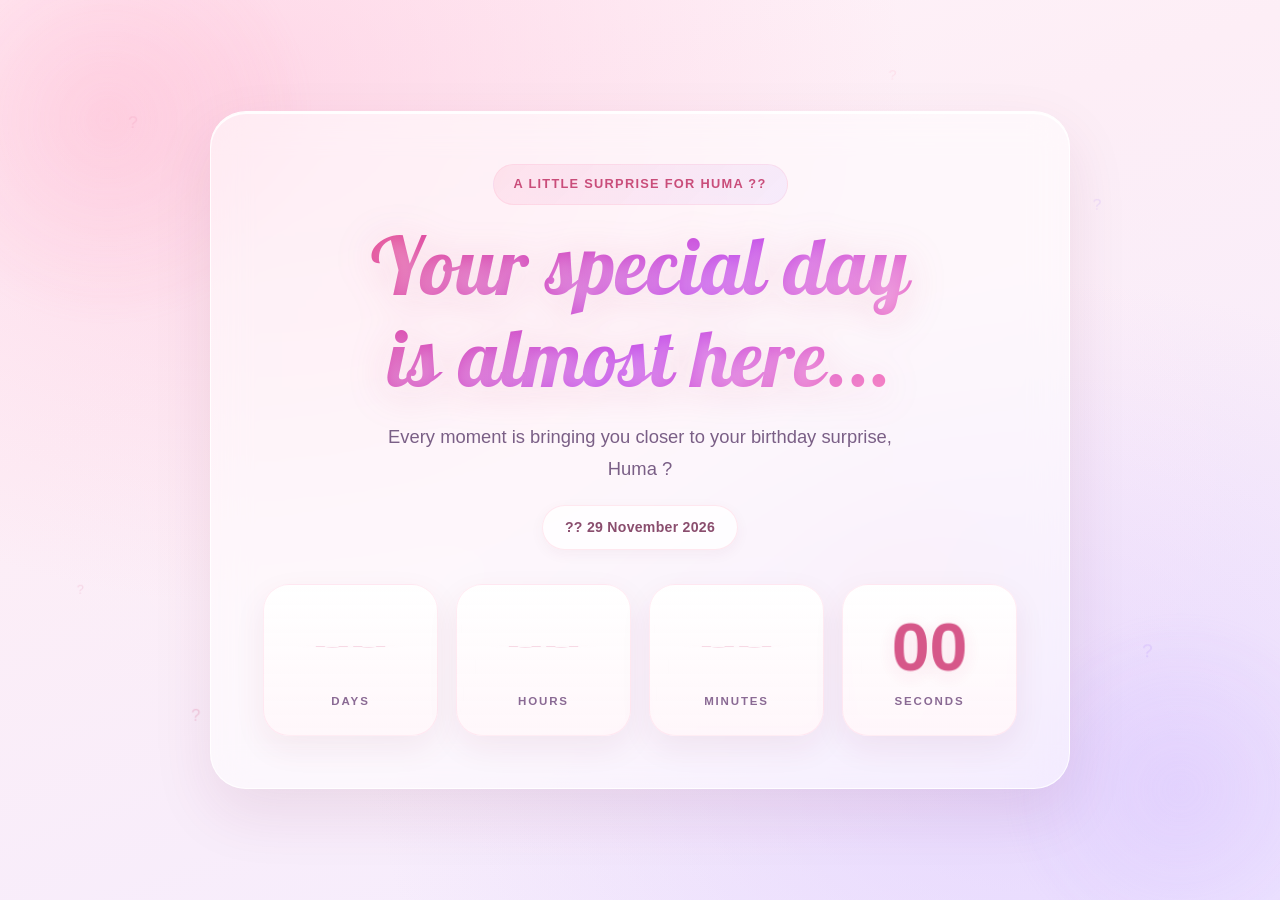
<file: index.html>
<!DOCTYPE html>
<html lang="en">
<head>
  <meta charset="UTF-8" />
  <meta name="viewport" content="width=device-width, initial-scale=1.0" />
  <meta name="theme-color" content="#FF8FB1" />
  <meta name="description" content="A little birthday surprise for Huma — open the card and celebrate 29 November 💗" />
  <meta property="og:type" content="website" />
  <meta property="og:site_name" content="Huma's Birthday Card" />
  <meta property="og:title" content="Huma's Birthday Card 🎂" />
  <meta property="og:description" content="A little birthday surprise for Huma — open the card and celebrate 29 November 💗" />
  <meta property="og:image" content="https://huma-birthday-card.vercel.app/assets/images/og-preview.jpg" />
  <meta property="og:image:type" content="image/jpeg" />
  <meta property="og:image:width" content="1200" />
  <meta property="og:image:height" content="630" />
  <meta property="og:url" content="https://huma-birthday-card.vercel.app/" />
  <meta name="twitter:card" content="summary_large_image" />
  <meta name="twitter:title" content="Huma's Birthday Card 🎂" />
  <meta name="twitter:description" content="A little birthday surprise for Huma — open the card and celebrate 29 November 💗" />
  <meta name="twitter:image" content="https://huma-birthday-card.vercel.app/assets/images/og-preview.jpg" />

  <meta http-equiv="refresh" content="0; url=timer.html" />
  <title>Huma's Birthday Card 🎂</title>
  <link rel="stylesheet" href="style.css?v=20" />
  <style>
    .entry-loader {
      min-height: 100vh;
      display: grid;
      place-items: center;
      padding: 24px;
      text-align: center;
    }
    .entry-card {
      background: rgba(255, 255, 255, 0.8);
      backdrop-filter: blur(12px);
      border: 1px solid #fff;
      border-radius: 24px;
      padding: 44px 36px;
      box-shadow: var(--shadow);
      max-width: 420px;
    }
    .entry-emoji { font-size: 3.6rem; margin-bottom: 12px; animation: coreBob 2.4s ease-in-out infinite; }
    .entry-card h1 { color: var(--ink); font-size: clamp(1.6rem, 5vw, 2.2rem); }
    .entry-card p { color: var(--ink-light); margin: 14px 0 24px; }
  </style>
</head>
<body>
  <main class="entry-loader">
    <div class="entry-card">
      <p class="entry-emoji">🎂</p>
      <h1>Huma's Birthday Card</h1>
      <p>Thoda sa intezaar karo, meri jaan... 💗</p>
      <a class="btn btn-primary" href="timer.html">Start the card ⏳</a>
    </div>
  </main>
</body>
</html>
</file>
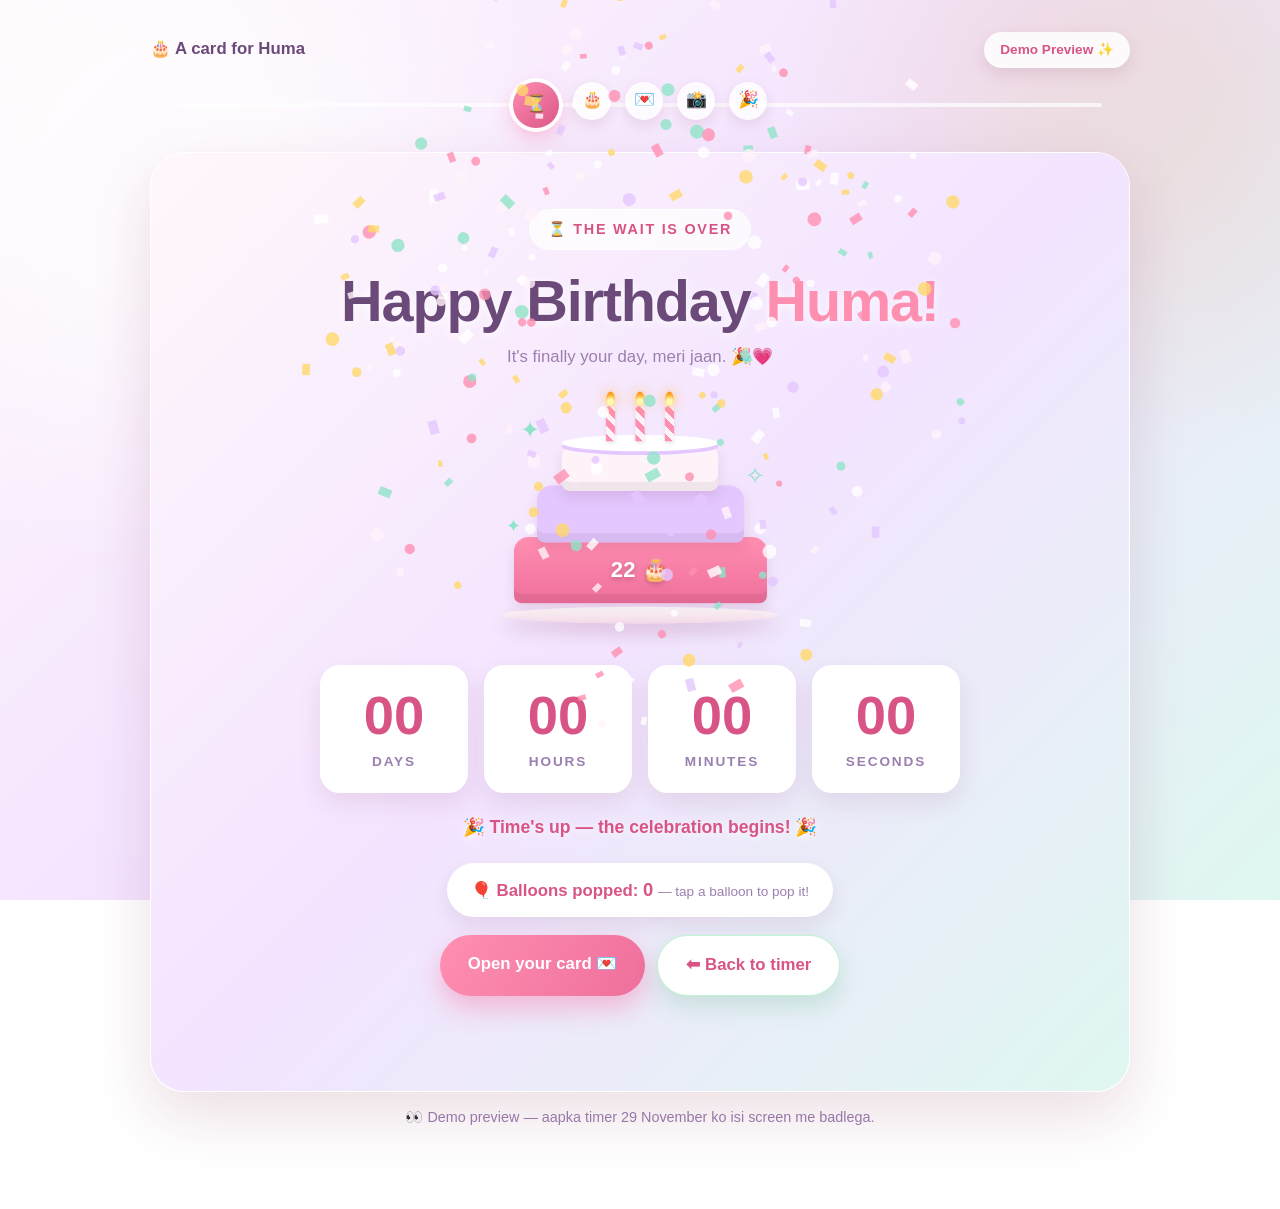
<file: birthday-demo.html>
<!DOCTYPE html>
<html lang="en">
<head>
  <meta charset="UTF-8" />
  <meta name="viewport" content="width=device-width, initial-scale=1.0" />
  <meta name="theme-color" content="#FF8FB1" />
  <meta name="description" content="A little birthday surprise for Huma — open the card and celebrate 29 November 💗" />
  <meta property="og:type" content="website" />
  <meta property="og:site_name" content="Huma's Birthday Card" />
  <meta property="og:title" content="Huma's Birthday Card 🎂" />
  <meta property="og:description" content="A little birthday surprise for Huma — open the card and celebrate 29 November 💗" />
  <meta property="og:image" content="https://huma-birthday-card.vercel.app/assets/images/og-preview.jpg" />
  <meta property="og:image:type" content="image/jpeg" />
  <meta property="og:image:width" content="1200" />
  <meta property="og:image:height" content="630" />
  <meta property="og:url" content="https://huma-birthday-card.vercel.app/" />
  <meta name="twitter:card" content="summary_large_image" />
  <meta name="twitter:title" content="Huma's Birthday Card 🎂" />
  <meta name="twitter:description" content="A little birthday surprise for Huma — open the card and celebrate 29 November 💗" />
  <meta name="twitter:image" content="https://huma-birthday-card.vercel.app/assets/images/og-preview.jpg" />

  <title>Demo — Happy Birthday, Huma! 🎉</title>
  <link rel="stylesheet" href="style.css?v=20" />
  <script src="script.js?v=2" defer></script>
  <script src="timer.js?v=5" defer></script>
  <script src="demo.js" defer></script>
</head>
<body data-page="timer">
  <canvas id="confetti" aria-hidden="true"></canvas>

  <main class="story-shell demo-shell">
    <div class="step-topbar">
      <span class="step-brand">🎂 A card for Huma</span>
      <span class="step-count">Demo Preview ✨</span>
    </div>
    <div class="progress-dots" aria-hidden="true">
      <span>⏳</span><span>🎂</span><span>💌</span><span>📸</span><span>🎉</span>
    </div>

    <section class="timer-section demo-section" id="demoSection">
      <div class="timer-bg" aria-hidden="true"></div>

      <div class="balloon-layer" id="balloonLayer" aria-hidden="true"></div>

      <div class="demo-content">
        <p class="eyebrow">⏳ The wait is over</p>
        <h1>Happy Birthday <span>Huma!</span></h1>
        <p class="timer-lead">It's finally your day, meri jaan. 🎉💗</p>

        <div class="cake-scene demo-cake" aria-hidden="true">
          <div class="sparkle s1">✦</div>
          <div class="sparkle s2">✧</div>
          <div class="sparkle s3">✦</div>
          <div class="candles">
            <div class="candle"><span class="flame"></span></div>
            <div class="candle"><span class="flame"></span></div>
            <div class="candle"><span class="flame"></span></div>
          </div>
          <div class="cake-layer layer-top"></div>
          <div class="cake-layer layer-mid"></div>
          <div class="cake-layer layer-base"></div>
          <div class="cake-plate"></div>
        </div>

        <div class="countdown-timer demo-timer" id="countdownTimer" aria-label="Countdown finished">
          <div class="timer-box"><span>00</span><small>Days</small></div>
          <div class="timer-box"><span>00</span><small>Hours</small></div>
          <div class="timer-box"><span>00</span><small>Minutes</small></div>
          <div class="timer-box"><span>00</span><small>Seconds</small></div>
        </div>

        <p class="demo-done">🎉 Time's up — the celebration begins! 🎉</p>

        <div class="pop-badge">
          🎈 Balloons popped: <strong id="popCount">0</strong>
          <span>— tap a balloon to pop it!</span>
        </div>

        <div class="timer-buttons">
          <a class="btn btn-primary" href="cover.html">Open your card 💌</a>
          <a class="btn btn-secondary" href="timer.html">⬅ Back to timer</a>
        </div>
      </div>
    </section>

    <p class="demo-note">👀 Demo preview — aapka timer 29 November ko isi screen me badlega.</p>
  </main>
</body>
</html>
</file>
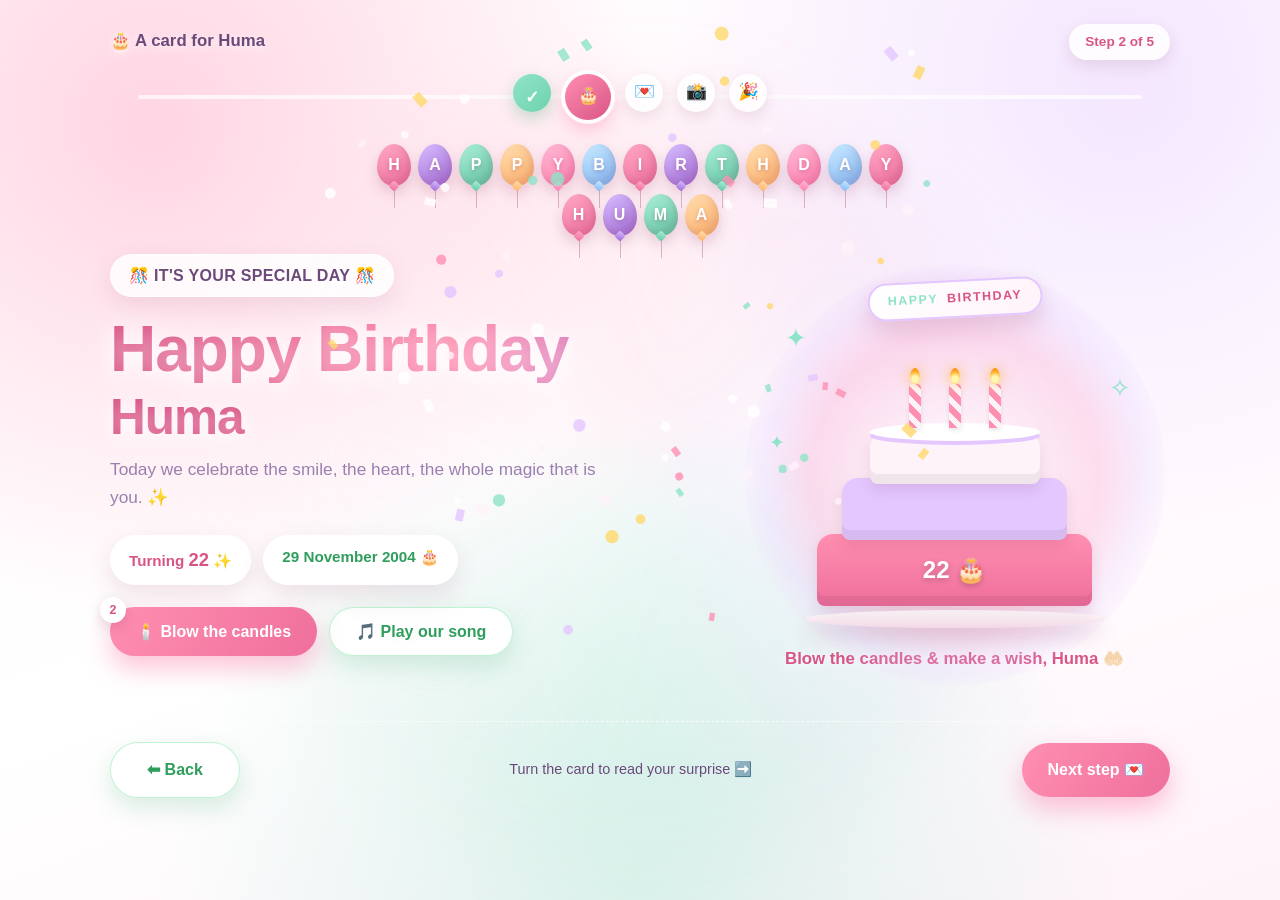
<file: cover.html>
<!DOCTYPE html>
<html lang="en">
<head>
  <meta charset="UTF-8" />
  <meta name="viewport" content="width=device-width, initial-scale=1.0" />
  <meta name="theme-color" content="#FF8FB1" />
  <meta name="description" content="A little birthday surprise for Huma — open the card and celebrate 29 November 💗" />
  <meta property="og:type" content="website" />
  <meta property="og:site_name" content="Huma's Birthday Card" />
  <meta property="og:title" content="Huma's Birthday Card 🎂" />
  <meta property="og:description" content="A little birthday surprise for Huma — open the card and celebrate 29 November 💗" />
  <meta property="og:image" content="https://huma-birthday-card.vercel.app/assets/images/og-preview.jpg" />
  <meta property="og:image:type" content="image/jpeg" />
  <meta property="og:image:width" content="1200" />
  <meta property="og:image:height" content="630" />
  <meta property="og:url" content="https://huma-birthday-card.vercel.app/" />
  <meta name="twitter:card" content="summary_large_image" />
  <meta name="twitter:title" content="Huma's Birthday Card 🎂" />
  <meta name="twitter:description" content="A little birthday surprise for Huma — open the card and celebrate 29 November 💗" />
  <meta name="twitter:image" content="https://huma-birthday-card.vercel.app/assets/images/og-preview.jpg" />

  <title>Step 2 🎂 | Huma's Birthday Card</title>
  <link rel="stylesheet" href="style.css?v=20" />
  <script src="script.js?v=2" defer></script>
  <script src="indicators.js?v=2" defer></script>
  <script src="cover.js?v=4" defer></script>
</head>
<body data-page="home">
  <canvas id="confetti" aria-hidden="true"></canvas>

  <audio id="birthdayAudio" src="assets/audio/huma-birthday.mp3" preload="auto"></audio>

  <div class="floaties" aria-hidden="true">
    <span class="floatie f1">🎈</span>
    <span class="floatie f2">💖</span>
    <span class="floatie f3">✨</span>
    <span class="floatie f4">🎀</span>
    <span class="floatie f5">🌸</span>
    <span class="floatie f6">💕</span>
    <span class="floatie f7">⭐</span>
    <span class="floatie f8">🫶🏻</span>
  </div>

  <main class="story-shell">
    <div class="step-topbar">
      <span class="step-brand">🎂 A card for Huma</span>
      <span class="step-count">Step 2 of 5</span>
    </div>
    <div class="progress-dots" aria-hidden="true">
      <span>⏳</span><span>🎂</span><span>💌</span><span>📸</span><span>🎉</span>
    </div>

    <section class="plain-section card-home celebration">
      <div class="celebration-halo" aria-hidden="true"></div>

      <div class="letter-balloons" role="img" aria-label="Happy Birthday Huma">
        <div class="balloon-line">
          <span class="letter-balloon">H</span>
          <span class="letter-balloon">A</span>
          <span class="letter-balloon">P</span>
          <span class="letter-balloon">P</span>
          <span class="letter-balloon">Y</span>
          <span class="letter-balloon">B</span>
          <span class="letter-balloon">I</span>
          <span class="letter-balloon">R</span>
          <span class="letter-balloon">T</span>
          <span class="letter-balloon">H</span>
          <span class="letter-balloon">D</span>
          <span class="letter-balloon">A</span>
          <span class="letter-balloon">Y</span>
        </div>
        <div class="balloon-line">
          <span class="letter-balloon">H</span>
          <span class="letter-balloon">U</span>
          <span class="letter-balloon">M</span>
          <span class="letter-balloon">A</span>
        </div>
      </div>

      <div class="card-inner celebration-inner">
        <div class="hero-text">
          <p class="eyebrow">🎊 It's your special day 🎊</p>

          <h1 class="celebration-title">
            <span class="happy">Happy Birthday</span>
            <span class="name">Huma</span>
          </h1>

          <p class="celebration-tagline">Today we celebrate the smile, the heart, the whole magic that is you. ✨</p>

          <div class="badges">
            <span class="badge badge-age">Turning <strong>22</strong> ✨</span>
            <span class="badge badge-date">29 November 2004 🎂</span>
          </div>

          <div class="hero-actions">
            <button class="btn btn-primary" id="blowBtn">🕯️ Blow the candles</button>
            <button class="btn btn-secondary" id="musicBtn" aria-pressed="false">🎵 Play our song</button>
          </div>

          <p class="wish-message" id="wishMessage" aria-live="polite">
            🤲🏻 Wish granted — may every dream of yours come true! 💗
          </p>
        </div>

        <div class="hero-art">
          <div class="glow-ring"></div>

          <div class="cake-scene" id="cakeScene">
            <div class="sparkle s1">✦</div>
            <div class="sparkle s2">✧</div>
            <div class="sparkle s3">✦</div>

            <div class="cake-banner"><span>Happy</span> Birthday</div>

            <div class="candles">
              <div class="candle"><span class="flame"></span><span class="smoke"></span></div>
              <div class="candle"><span class="flame"></span><span class="smoke"></span></div>
              <div class="candle"><span class="flame"></span><span class="smoke"></span></div>
            </div>

            <div class="cake-layer layer-top"></div>
            <div class="cake-layer layer-mid"></div>
            <div class="cake-layer layer-base"></div>
            <div class="cake-plate"></div>
          </div>

          <p class="art-caption">Blow the candles &amp; make a wish, Huma 🤲🏻</p>
        </div>
      </div>

      <div class="step-footer">
        <a class="btn btn-secondary" href="timer.html">⬅ Back</a>
        <span class="step-hint">Turn the card to read your surprise ➡️</span>
        <a class="btn btn-primary" href="wish.html?open=1">Next step 💌</a>
      </div>
    </section>
  </main>
</body>
</html>
</file>
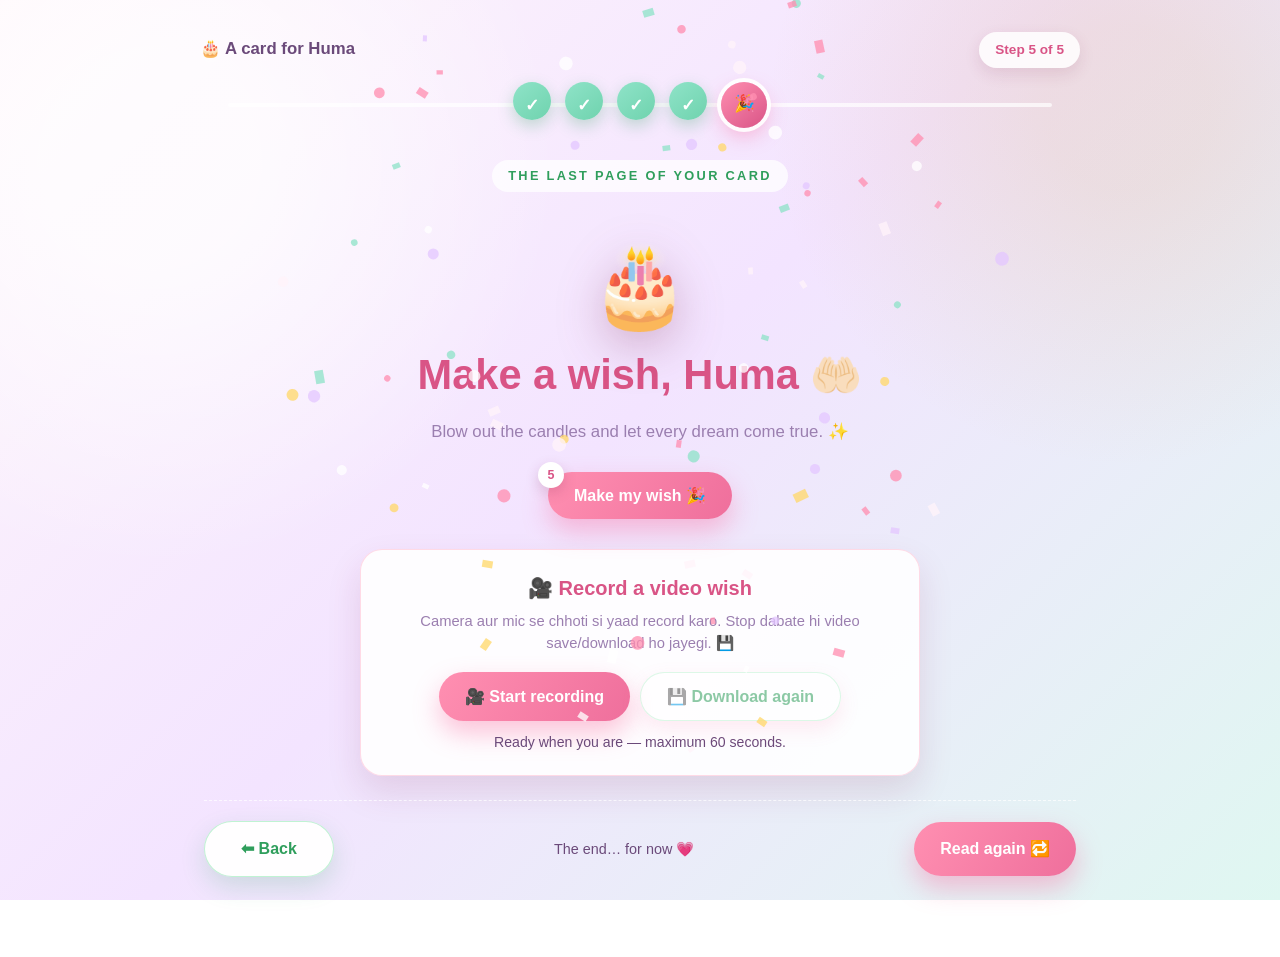
<file: finale.html>
<!DOCTYPE html>
<html lang="en">
<head>
  <meta charset="UTF-8" />
  <meta name="viewport" content="width=device-width, initial-scale=1.0" />
  <meta name="theme-color" content="#FF8FB1" />
  <meta name="description" content="A little birthday surprise for Huma — open the card and celebrate 29 November 💗" />
  <meta property="og:type" content="website" />
  <meta property="og:site_name" content="Huma's Birthday Card" />
  <meta property="og:title" content="Huma's Birthday Card 🎂" />
  <meta property="og:description" content="A little birthday surprise for Huma — open the card and celebrate 29 November 💗" />
  <meta property="og:image" content="https://huma-birthday-card.vercel.app/assets/images/og-preview.jpg" />
  <meta property="og:image:type" content="image/jpeg" />
  <meta property="og:image:width" content="1200" />
  <meta property="og:image:height" content="630" />
  <meta property="og:url" content="https://huma-birthday-card.vercel.app/" />
  <meta name="twitter:card" content="summary_large_image" />
  <meta name="twitter:title" content="Huma's Birthday Card 🎂" />
  <meta name="twitter:description" content="A little birthday surprise for Huma — open the card and celebrate 29 November 💗" />
  <meta name="twitter:image" content="https://huma-birthday-card.vercel.app/assets/images/og-preview.jpg" />

  <title>Step 5 🎂 | Huma's Birthday Card</title>
  <link rel="stylesheet" href="style.css?v=20" />
  <script src="script.js?v=2" defer></script>
  <script src="indicators.js?v=2" defer></script>
  <script src="finale.js?v=1" defer></script>
  <script src="video.js?v=2" defer></script>
</head>
<body data-page="finale">
  <canvas id="confetti" aria-hidden="true"></canvas>

  <div class="floaties" aria-hidden="true">
    <span class="floatie f1">🎈</span>
    <span class="floatie f2">💖</span>
    <span class="floatie f4">🎀</span>
    <span class="floatie f6">✨</span>
    <span class="floatie f8">🌸</span>
  </div>

  <main class="story-shell">
    <div class="step-topbar">
      <span class="step-brand">🎂 A card for Huma</span>
      <span class="step-count">Step 5 of 5</span>
    </div>
    <div class="progress-dots" aria-hidden="true">
      <span>⏳</span><span>🎂</span><span>💌</span><span>📸</span><span>🎉</span>
    </div>

    <section class="plain-section finale-card">
      <div class="card-inner">
        <div class="section-heading">
          <span class="kicker">The last page of your card</span>
        </div>

        <span class="finale-emoji" aria-hidden="true">🎂</span>
        <h2>Make a wish, Huma 🤲🏻</h2>
        <p>Blow out the candles and let every dream come true. ✨</p>

        <div class="finale-actions">
          <button class="btn btn-primary" id="makeWishBtn">Make my wish 🎉</button>
        </div>

        <div class="finale-message" id="finaleMessage">
          🤲🏻 May Allah bless you with endless happiness, health and success — today and always.<br />
          I love you so much, Huma! ❤️🎂
        </div>

        <div class="video-wish" id="videoWish" aria-labelledby="videoWishTitle">
          <h3 id="videoWishTitle">🎥 Record a video wish</h3>
          <p>Camera aur mic se chhoti si yaad record karo. Stop dabate hi video save/download ho jayegi. 💾</p>

          <div class="video-controls">
            <button class="btn btn-primary" id="recordBtn">🎥 Start recording</button>
            <button class="btn btn-secondary" id="saveVideoBtn" disabled>💾 Download again</button>
          </div>

          <div class="video-status" id="videoStatus" role="status" aria-live="polite">
            Ready when you are — maximum 60 seconds.
          </div>

          <div class="video-stage" id="liveStage">
            <video id="liveVideo" autoplay playsinline muted data-mirror="true"></video>
          </div>

          <div class="video-stage" id="savedStage">
            <video id="savedVideo" controls playsinline></video>
          </div>
        </div>
      </div>

      <div class="step-footer">
        <a class="btn btn-secondary" href="gallery.html">⬅ Back</a>
        <span class="step-hint">The end… for now 💗</span>
        <a class="btn btn-primary" href="timer.html">Read again 🔁</a>
      </div>
    </section>
  </main>
</body>
</html>
</file>
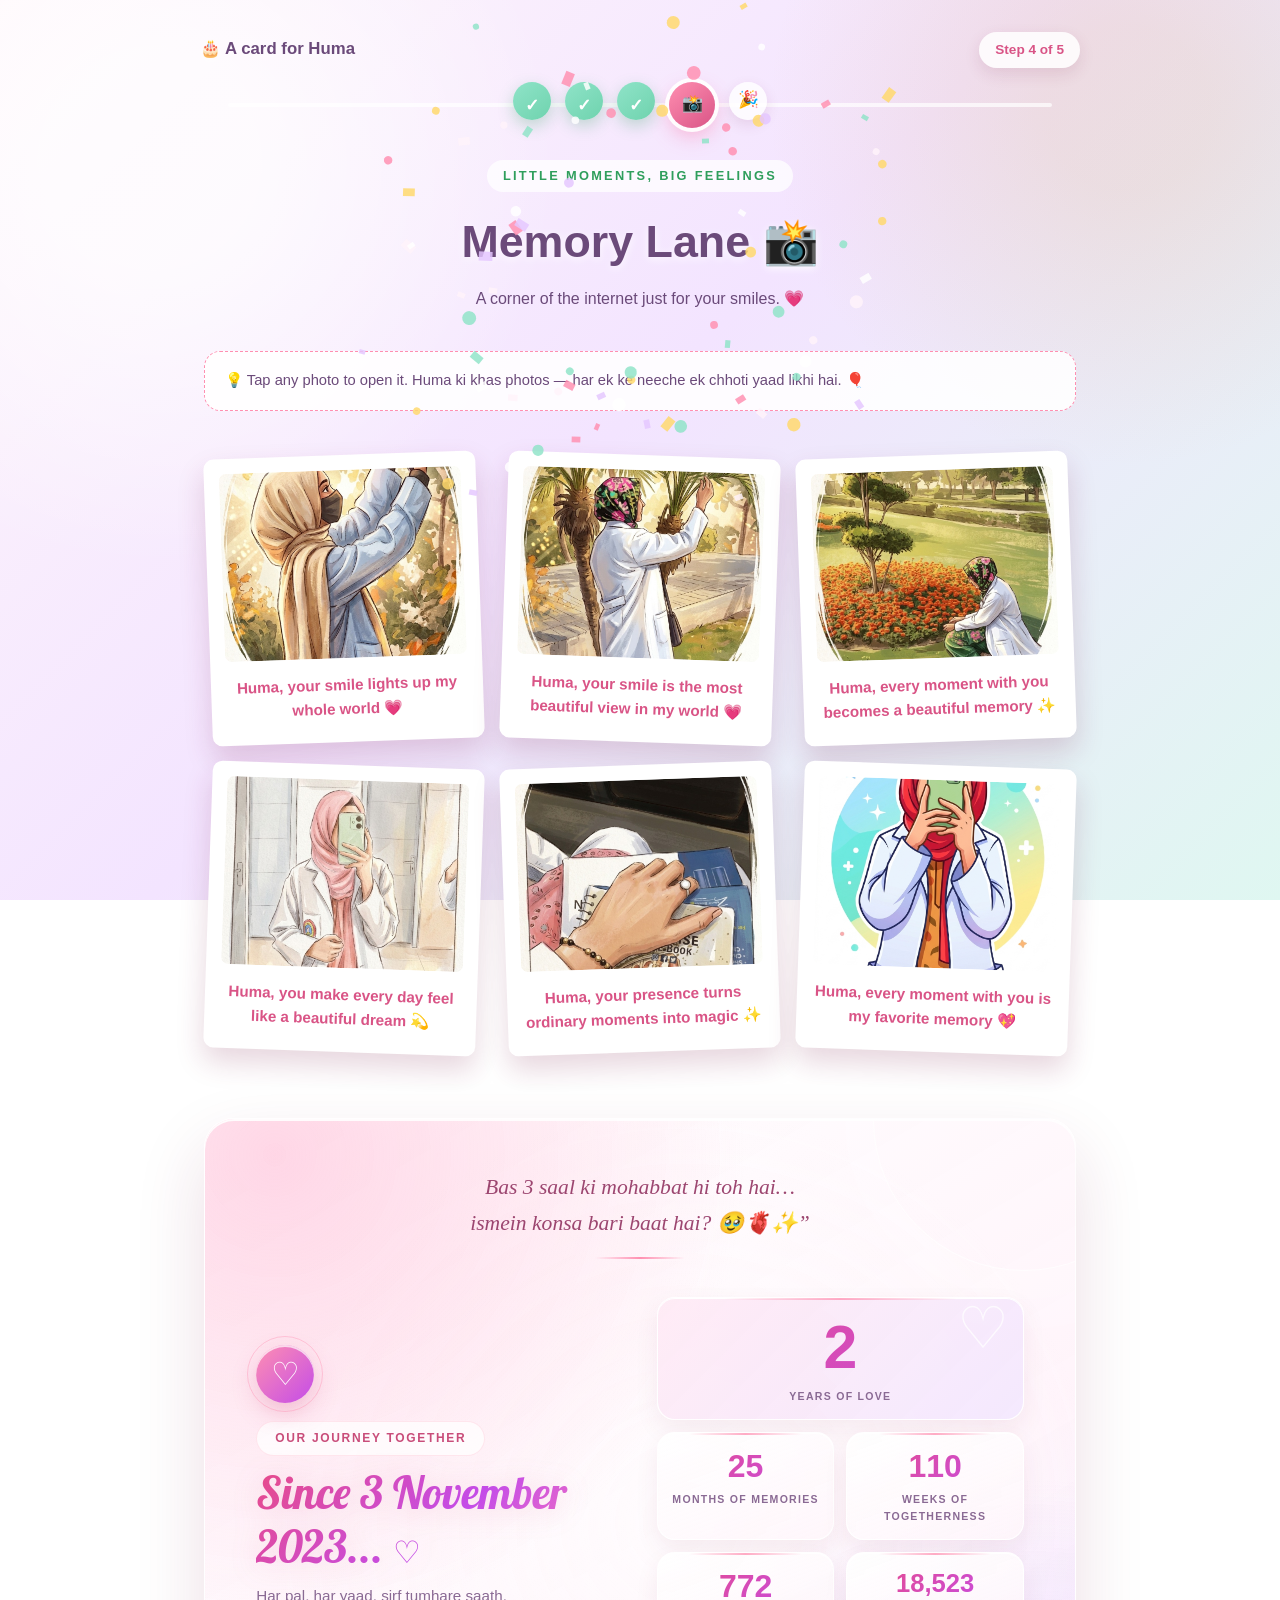
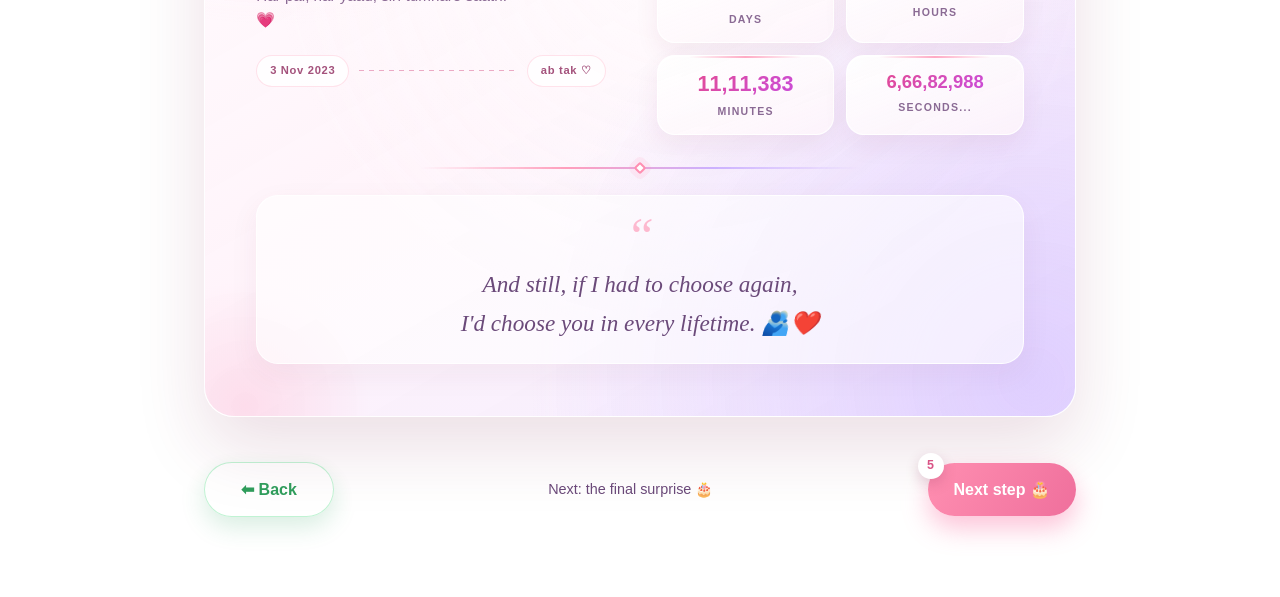
<file: gallery.html>
<!DOCTYPE html>
<html lang="en">
<head>
  <meta charset="UTF-8" />
  <meta name="viewport" content="width=device-width, initial-scale=1.0" />
  <meta name="theme-color" content="#FF8FB1" />
  <meta name="description" content="A little birthday surprise for Huma — open the card and celebrate 29 November 💗" />
  <meta property="og:type" content="website" />
  <meta property="og:site_name" content="Huma's Birthday Card" />
  <meta property="og:title" content="Huma's Birthday Card 🎂" />
  <meta property="og:description" content="A little birthday surprise for Huma — open the card and celebrate 29 November 💗" />
  <meta property="og:image" content="https://huma-birthday-card.vercel.app/assets/images/og-preview.jpg" />
  <meta property="og:image:type" content="image/jpeg" />
  <meta property="og:image:width" content="1200" />
  <meta property="og:image:height" content="630" />
  <meta property="og:url" content="https://huma-birthday-card.vercel.app/" />
  <meta name="twitter:card" content="summary_large_image" />
  <meta name="twitter:title" content="Huma's Birthday Card 🎂" />
  <meta name="twitter:description" content="A little birthday surprise for Huma — open the card and celebrate 29 November 💗" />
  <meta name="twitter:image" content="https://huma-birthday-card.vercel.app/assets/images/og-preview.jpg" />

  <title>Step 4 📸 | Huma's Birthday Card</title>
  <link rel="preconnect" href="https://fonts.googleapis.com" />
  <link rel="preconnect" href="https://fonts.gstatic.com" crossorigin />
  <link href="https://fonts.googleapis.com/css2?family=Lobster&display=swap" rel="stylesheet" />
  <link rel="stylesheet" href="style.css?v=20" />
  <script src="script.js" defer></script>
  <script src="indicators.js?v=2" defer></script>
  <script src="gallery.js?v=1" defer></script>
  <script src="journey.js?v=1" defer></script>
</head>
<body data-page="gallery">
  <canvas id="confetti" aria-hidden="true"></canvas>

  <div class="floaties" aria-hidden="true">
    <span class="floatie f2">💕</span>
    <span class="floatie f4">🎀</span>
    <span class="floatie f6">✨</span>
    <span class="floatie f8">🌸</span>
  </div>

  <main class="story-shell">
    <div class="step-topbar">
      <span class="step-brand">🎂 A card for Huma</span>
      <span class="step-count">Step 4 of 5</span>
    </div>
    <div class="progress-dots" aria-hidden="true">
      <span>⏳</span><span>🎂</span><span>💌</span><span>📸</span><span>🎉</span>
    </div>

    <section class="plain-section">
      <div class="card-inner">
        <div class="section-heading">
          <span class="kicker">Little moments, big feelings</span>
          <h2 class="card-title">Memory Lane 📸</h2>
          <p class="card-subtitle">A corner of the internet just for your smiles. 💗</p>
        </div>

        <div class="hint-box">
          💡 Tap any photo to open it. Huma ki khas photos — har ek ke neeche ek chhoti yaad likhi hai. 🎈
        </div>

        <div class="gallery-grid">
          <div class="gallery-card" data-note="Huma, your smile lights up my whole world 💗">
            <img src="assets/images/huma-1.jpg" alt="Huma's birthday memory 1" decoding="async" width="848" height="1264" />
            <p>Huma, your smile lights up my whole world 💗</p>
          </div>
          <div class="gallery-card" data-note="Huma, your smile is the most beautiful view in my world 💗">
            <img src="assets/images/huma-2.jpg" alt="Huma's birthday memory 2" decoding="async" width="848" height="1264" />
            <p>Huma, your smile is the most beautiful view in my world 💗</p>
          </div>
          <div class="gallery-card" data-note="Huma, every moment with you becomes a beautiful memory ✨">
            <img src="assets/images/huma-3.jpg" alt="Huma's birthday memory 3" decoding="async" width="848" height="1264" />
            <p>Huma, every moment with you becomes a beautiful memory ✨</p>
          </div>
          <div class="gallery-card" data-note="Huma, you make every day feel like a beautiful dream 💫">
            <img src="assets/images/huma-7.jpg" alt="Huma's birthday memory 4" decoding="async" width="848" height="1264" />
            <p>Huma, you make every day feel like a beautiful dream 💫</p>
          </div>
          <div class="gallery-card" data-note="Huma, your presence turns ordinary moments into magic ✨">
            <img src="assets/images/huma-8.jpg" alt="Huma's birthday memory 5" decoding="async" width="848" height="1264" />
            <p>Huma, your presence turns ordinary moments into magic ✨</p>
          </div>
          <div class="gallery-card" data-note="Huma, every moment with you is my favorite memory 💖">
            <img src="assets/images/huma-6.jpg" alt="Huma's birthday memory 6" decoding="async" width="848" height="1264" />
            <p>Huma, every moment with you is my favorite memory 💖</p>
          </div>
        </div>

        <!-- ===== Our Journey — new stand-alone section ===== -->
        <section class="journey-card" aria-labelledby="journeyTitle">
          <p class="journey-whisper">Bas 3 saal ki mohabbat hi toh hai… ismein konsa bari baat hai? 🥹🫀✨”</p>

          <div class="journey-head">
            <span class="journey-heart" aria-hidden="true">♡</span>
            <span class="journey-kicker">Our journey together</span>
            <h3 class="journey-title" id="journeyTitle">Since 3 November 2023... <span aria-hidden="true">♡</span></h3>
            <p class="journey-lead">Har pal, har yaad, sirf tumhare saath. 💗</p>
            <div class="journey-dates" aria-hidden="true">
              <span>3 Nov 2023</span>
              <i></i>
              <span>ab tak ♡</span>
            </div>
          </div>

          <div class="journey-line" aria-hidden="true"><span></span></div>

          <div class="journey-stats" aria-label="Time spent together — updating live">
            <div class="journey-stat journey-stat--hero">
              <span class="journey-num journey-num--hero" data-unit="years">3</span>
              <span class="journey-label">Years of love</span>
            </div>
            <div class="journey-stat">
              <span class="journey-num" data-unit="months">36</span>
              <span class="journey-label">Months of memories</span>
            </div>
            <div class="journey-stat">
              <span class="journey-num" data-unit="weeks">160</span>
              <span class="journey-label">Weeks of togetherness</span>
            </div>
            <div class="journey-stat">
              <span class="journey-num" data-unit="days">1,121</span>
              <span class="journey-label">Days</span>
            </div>
            <div class="journey-stat">
              <span class="journey-num journey-num--md" data-unit="hours">26,904</span>
              <span class="journey-label">Hours</span>
            </div>
            <div class="journey-stat">
              <span class="journey-num journey-num--sm" data-unit="minutes">16,14,240</span>
              <span class="journey-label">Minutes</span>
            </div>
            <div class="journey-stat">
              <span class="journey-num journey-num--xs" data-unit="seconds">9,68,54,400</span>
              <span class="journey-label">Seconds...</span>
            </div>
          </div>

          <p class="journey-quote">
            <span class="journey-quote-mark" aria-hidden="true">“</span>
            And still, if I had to choose again,<br />
            I'd choose you in every lifetime. 🫂❤️
          </p>
        </section>
      </div>

      <div class="step-footer">
        <a class="btn btn-secondary" href="wish.html">⬅ Back</a>
        <span class="step-hint">Next: the final surprise 🎂</span>
        <a class="btn btn-primary" href="finale.html">Next step 🎂</a>
      </div>
    </section>
  </main>

  <div class="lightbox" id="lightbox" role="dialog" aria-modal="true" aria-label="Memory preview">
    <div class="lightbox-inner">
      <button class="lightbox-close" id="lightboxClose" aria-label="Close preview">✕</button>
      <span class="lightbox-emoji" id="lightboxEmoji"></span>
      <img id="lightboxImg" alt="Birthday memory" style="display:none" />
      <p id="lightboxNote"></p>
    </div>
  </div>
</body>
</html>
</file>
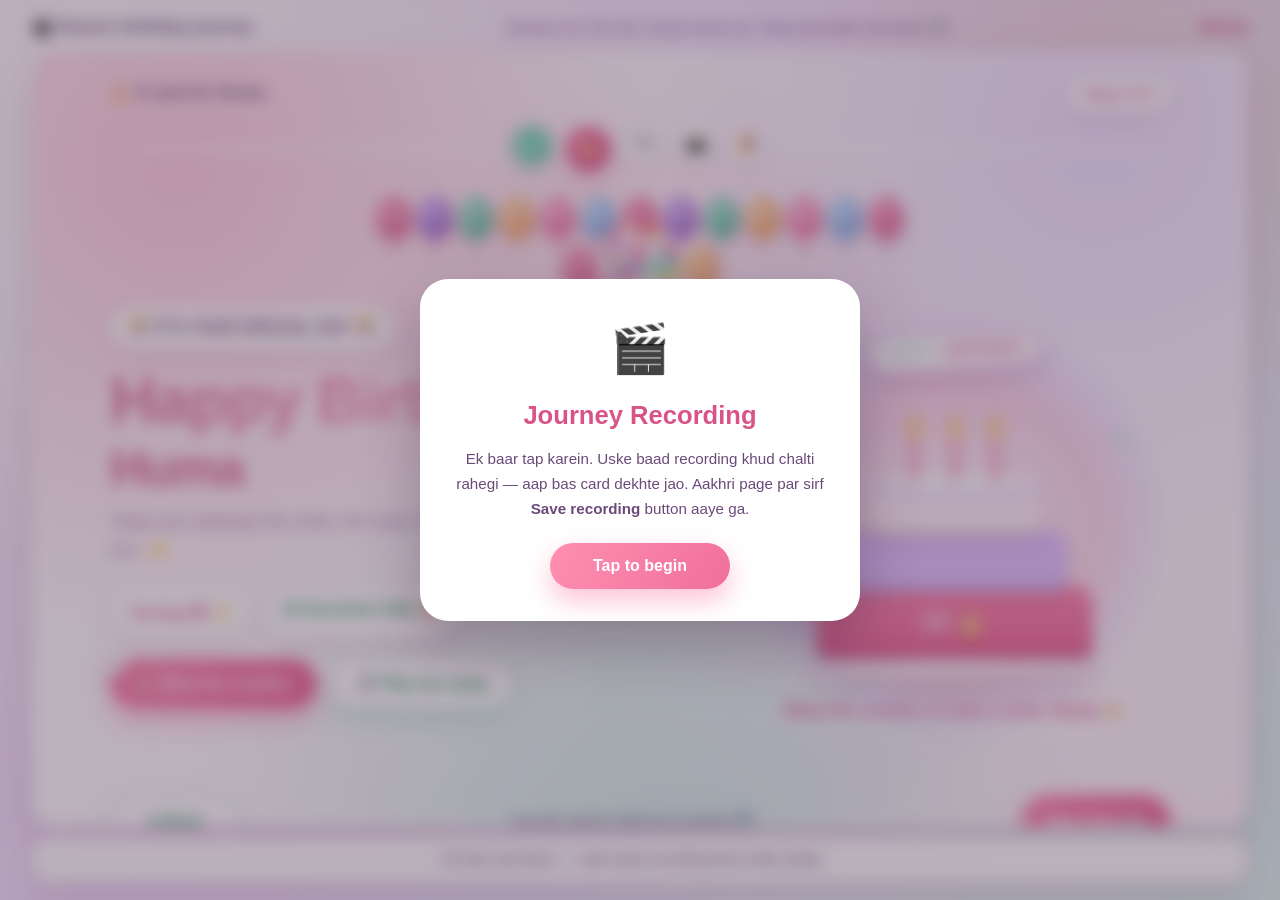
<file: record.html>
<!DOCTYPE html>
<html lang="en">
<head>
  <meta charset="UTF-8" />
  <meta name="viewport" content="width=device-width, initial-scale=1.0" />
  <meta name="theme-color" content="#FF8FB1" />
  <meta name="description" content="A little birthday surprise for Huma — open the card and celebrate 29 November 💗" />
  <meta property="og:type" content="website" />
  <meta property="og:site_name" content="Huma's Birthday Card" />
  <meta property="og:title" content="Huma's Birthday Card 🎂" />
  <meta property="og:description" content="A little birthday surprise for Huma — open the card and celebrate 29 November 💗" />
  <meta property="og:image" content="https://huma-birthday-card.vercel.app/assets/images/og-preview.jpg" />
  <meta property="og:image:type" content="image/jpeg" />
  <meta property="og:image:width" content="1200" />
  <meta property="og:image:height" content="630" />
  <meta property="og:url" content="https://huma-birthday-card.vercel.app/" />
  <meta name="twitter:card" content="summary_large_image" />
  <meta name="twitter:title" content="Huma's Birthday Card 🎂" />
  <meta name="twitter:description" content="A little birthday surprise for Huma — open the card and celebrate 29 November 💗" />
  <meta name="twitter:image" content="https://huma-birthday-card.vercel.app/assets/images/og-preview.jpg" />

  <title>🎬 Record Huma's Journey</title>
  <link rel="stylesheet" href="style.css?v=20" />
  <script src="record.js?v=2" defer></script>
</head>
<body data-page="record">
  <div class="record-shell">
    <header class="record-topbar">
      <span class="step-brand">🎬 Huma's birthday journey</span>
      <span class="record-tip">Browser me “This tab” choose karein aur “Share tab audio” tick karein 🎵</span>
      <a class="record-exit" href="timer.html" aria-label="Exit recorder">✖ Exit</a>
    </header>

    <div class="record-stage">
      <iframe
        id="journeyFrame"
        src="timer.html?journey=1"
        title="Huma's birthday card journey"
        allow="autoplay; fullscreen; picture-in-picture"
      ></iframe>
    </div>

    <div class="record-bar" id="recordBar">
      <div class="record-status" id="recordStatus" role="status" aria-live="polite">
        Ek baar tap karein — uske baad recording khud chalti rahegi.
      </div>
      <div class="record-actions">
        <button class="btn btn-primary" id="saveBtn" hidden disabled>💾 Save recording</button>
      </div>
    </div>

    <div class="record-gate" id="recordGate">
      <div class="record-gate-card">
        <div class="gate-icon" aria-hidden="true">🎬</div>
        <h2>Journey Recording</h2>
        <p>Ek baar tap karein. Uske baad recording khud chalti rahegi — aap bas card dekhte jao. Aakhri page par sirf <strong>Save recording</strong> button aaye ga.</p>
        <button class="btn btn-primary" id="gateBtn">Tap to begin</button>
      </div>
    </div>
  </div>
</body>
</html>
</file>
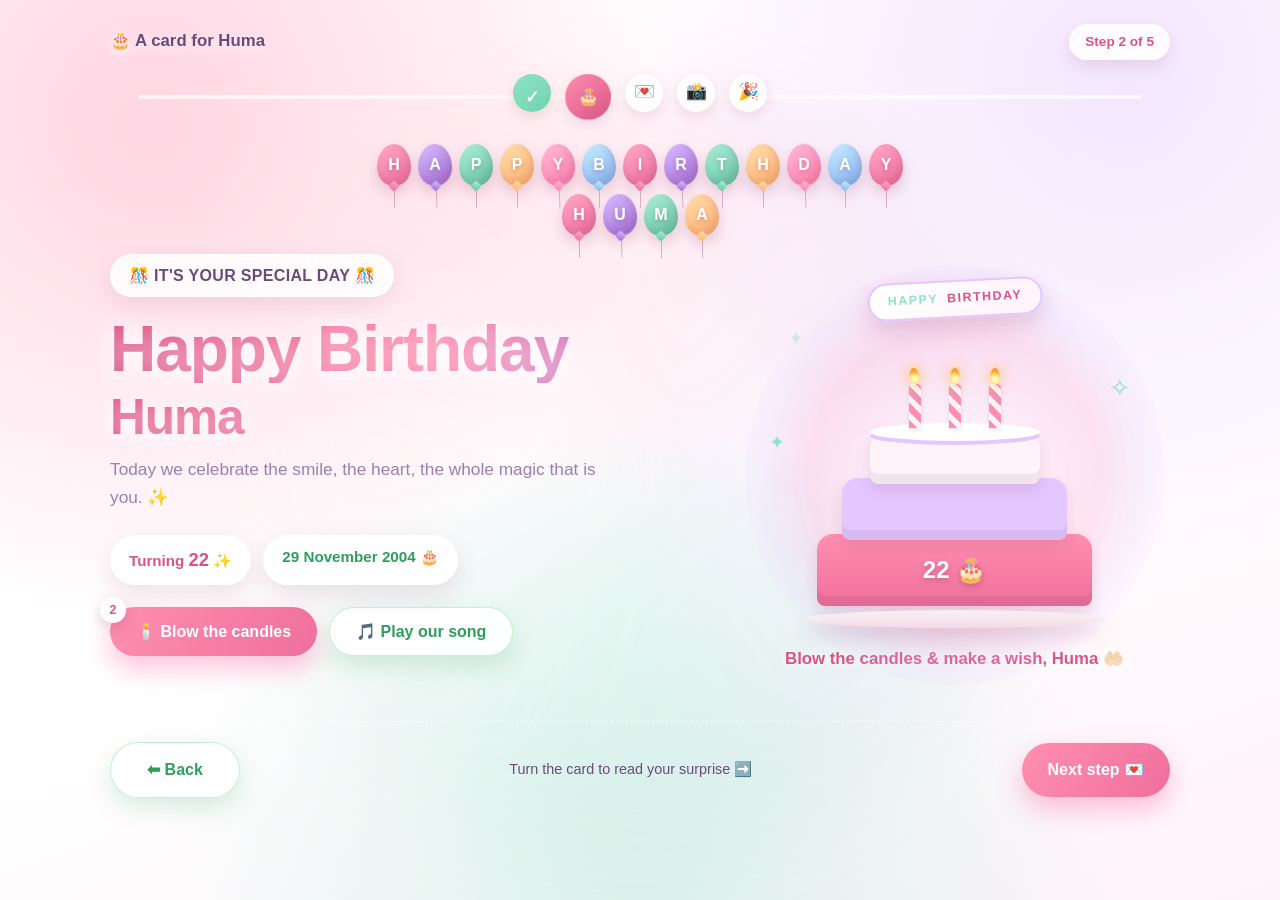
<file: timer.html>
<!DOCTYPE html>
<html lang="en">
<head>
  <meta charset="UTF-8" />
  <meta name="viewport" content="width=device-width, initial-scale=1.0" />
  <meta name="theme-color" content="#FF8FB1" />
  <meta name="description" content="A little birthday surprise for Huma � open the card and celebrate 29 November ??" />
  <meta property="og:type" content="website" />
  <meta property="og:site_name" content="Huma's Birthday Card" />
  <meta property="og:title" content="Huma's Birthday Card ??" />
  <meta property="og:description" content="A little birthday surprise for Huma � open the card and celebrate 29 November ??" />
  <meta property="og:image" content="https://huma-birthday-card.vercel.app/assets/images/og-preview.jpg" />
  <meta property="og:image:type" content="image/jpeg" />
  <meta property="og:image:width" content="1200" />
  <meta property="og:image:height" content="630" />
  <meta property="og:url" content="https://huma-birthday-card.vercel.app/" />
  <meta name="twitter:card" content="summary_large_image" />
  <meta name="twitter:title" content="Huma's Birthday Card ??" />
  <meta name="twitter:description" content="A little birthday surprise for Huma � open the card and celebrate 29 November ??" />
  <meta name="twitter:image" content="https://huma-birthday-card.vercel.app/assets/images/og-preview.jpg" />

  <title>Step 1 ? | Huma's Birthday Card</title>
  <link rel="preconnect" href="https://fonts.googleapis.com" />
  <link rel="preconnect" href="https://fonts.gstatic.com" crossorigin />
  <link href="https://fonts.googleapis.com/css2?family=Lobster&display=swap" rel="stylesheet" />
  <link rel="stylesheet" href="style.css?v=20" />
  <script src="timer.js?v=6" defer></script>
</head>
<body data-page="timer" class="timer-only">
  <div class="timer-ambient" aria-hidden="true">
    <span class="ambient-orb orb-a"></span>
    <span class="ambient-orb orb-b"></span>
    <span class="ambient-orb orb-c"></span>
    <span class="timer-sparkle ts1">?</span>
    <span class="timer-sparkle ts2">?</span>
    <span class="timer-sparkle ts3">?</span>
    <span class="timer-sparkle ts4">?</span>
    <span class="timer-sparkle ts5">?</span>
    <span class="timer-sparkle ts6">?</span>
  </div>

  <main class="timer-only-shell" aria-label="Birthday countdown">
    <p class="timer-kicker">A little surprise for Huma ??</p>
    <h1 class="timer-heading">Your special day is almost here...</h1>
    <p class="timer-sub">Every moment is bringing you closer to your birthday surprise, Huma ?</p>
    <p class="timer-date-pill">?? 29 November 2026</p>

    <div class="countdown-timer" id="countdownTimer" aria-live="polite">
      <div class="timer-box"><span id="t-days">--</span><small>Days</small></div>
      <div class="timer-box"><span id="t-hours">--</span><small>Hours</small></div>
      <div class="timer-box"><span id="t-minutes">--</span><small>Minutes</small></div>
      <div class="timer-box timer-seconds"><span id="t-seconds">--</span><small>Seconds</small></div>
    </div>
  </main>
</body>
</html>
</file>
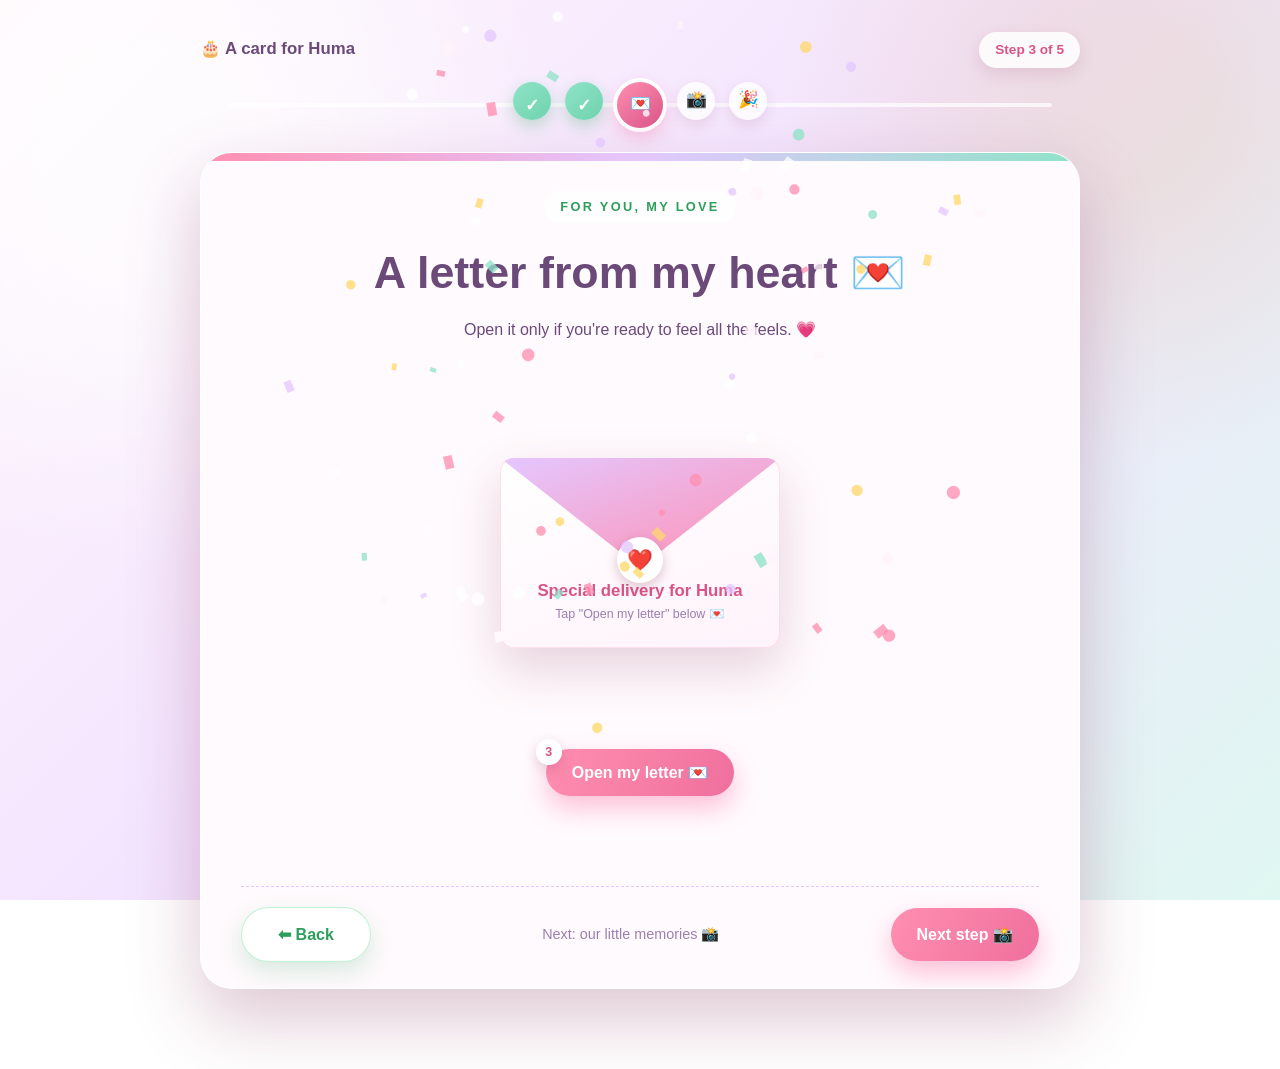
<file: wish.html>
<!DOCTYPE html>
<html lang="en">
<head>
  <meta charset="UTF-8" />
  <meta name="viewport" content="width=device-width, initial-scale=1.0" />
  <meta name="theme-color" content="#FF8FB1" />
  <meta name="description" content="A little birthday surprise for Huma — open the card and celebrate 29 November 💗" />
  <meta property="og:type" content="website" />
  <meta property="og:site_name" content="Huma's Birthday Card" />
  <meta property="og:title" content="Huma's Birthday Card 🎂" />
  <meta property="og:description" content="A little birthday surprise for Huma — open the card and celebrate 29 November 💗" />
  <meta property="og:image" content="https://huma-birthday-card.vercel.app/assets/images/og-preview.jpg" />
  <meta property="og:image:type" content="image/jpeg" />
  <meta property="og:image:width" content="1200" />
  <meta property="og:image:height" content="630" />
  <meta property="og:url" content="https://huma-birthday-card.vercel.app/" />
  <meta name="twitter:card" content="summary_large_image" />
  <meta name="twitter:title" content="Huma's Birthday Card 🎂" />
  <meta name="twitter:description" content="A little birthday surprise for Huma — open the card and celebrate 29 November 💗" />
  <meta name="twitter:image" content="https://huma-birthday-card.vercel.app/assets/images/og-preview.jpg" />

  <title>Step 3 💌 | Huma's Birthday Card</title>
  <link rel="stylesheet" href="style.css?v=20" />
  <script src="script.js" defer></script>
  <script src="indicators.js?v=2" defer></script>
  <script src="wish.js?v=1" defer></script>
</head>
<body data-page="wish">
  <canvas id="confetti" aria-hidden="true"></canvas>

  <div class="floaties" aria-hidden="true">
    <span class="floatie f1">💌</span>
    <span class="floatie f3">✨</span>
    <span class="floatie f5">🌸</span>
    <span class="floatie f7">💖</span>
  </div>

  <main class="story-shell">
    <div class="step-topbar">
      <span class="step-brand">🎂 A card for Huma</span>
      <span class="step-count">Step 3 of 5</span>
    </div>
    <div class="progress-dots" aria-hidden="true">
      <span>⏳</span><span>🎂</span><span>💌</span><span>📸</span><span>🎉</span>
    </div>

    <article class="step-card">
      <div class="card-inner">
        <div class="section-heading">
          <span class="kicker">For you, my love</span>
          <h2 class="card-title">A letter from my heart 💌</h2>
          <p class="card-subtitle">Open it only if you're ready to feel all the feels. 💗</p>
        </div>

        <div class="wish-stage">
          <div class="envelope" id="envelope">
            <div class="envelope-flap"></div>
            <div class="envelope-body">
              <span class="seal">❤️</span>
              <p>Special delivery for Huma</p>
              <small>Tap "Open my letter" below 💌</small>
            </div>
          </div>

          <article class="letter" id="letter" aria-hidden="true">
            <div class="letter-head">
              <span>💕</span>
              <h3>To My Favourite Person, My Beautiful Huma! ❤️🥹</h3>
            </div>
            <div class="letter-body">
              <p class="lead">🎀🎂 Happy Birthday, Meri Jaan! 🎂🎀</p>
              <p>Today isn't just your birthday; it's the day Allah blessed this world with someone who would one day become the most beautiful part of my life. ❤️🌍</p>
              <p>Huma, tum meri zindagi ka woh khoobsurat ehsaas ho jise main lafzon mein kabhi mukammal bayan nahi kar sakta. Tumhari ek muskurahat mere poore din ko khoobsurat bana deti hai, aur tumhari awaaz mere dil ko woh sukoon deti hai jo duniya ki kisi aur cheez mein nahi milta. 🥹🫀</p>
              <p>Tum meri zindagi mein sirf mohabbat ban kar nahi aayi, balki ek aisi khushi ban kar aayi ho jiske liye main jitna bhi Allah ka shukar ada karoon, kam hai. ❤️</p>
              <p><strong>You are my favourite thought in the morning, my sweetest feeling throughout the day, and my most beautiful prayer before I sleep.</strong> 🌙💕</p>
              <p>Meri jaan, meri dua hai ke Allah tumhari zindagi ka har aane wala din pehle se zyada khoobsurat banaye. Tumhari aankhon mein kabhi gham ke aansu na hon, tumhare chehre ki muskurahat kabhi kam na ho, aur tumhein zindagi ki har woh khushi naseeb ho jiski tum haqdar ho. 🤲🏻❤️</p>
              <p>Allah tumhari har jaiz dua qabool kare, tumhein har buri nazar se mehfooz rakhe, tumhare har khwab ko haqeeqat banaye aur hamari mohabbat ko hamesha apni rehmat aur barkat mein rakhe. Ameen! 🥹🤍</p>
              <p>Main yeh wada nahi karta ke zindagi mein kabhi mushkilein nahi aayengi, lekin itna wada zaroor karta hoon ke main har mushkil mein tumhara saath dene ki poori koshish karunga. Tumhari khushi, tumhare jazbaat, tumhari izzat aur tumhara sukoon mere liye hamesha bohot ahmiyat rakhenge. 🫂❤️</p>
              <p><strong>If I could give you one thing in this world, I would give you the ability to see yourself through my eyes, so you could understand how precious, beautiful, and irreplaceable you are to me.</strong> 🥺💗</p>
              <p>Meri khwahish hai ke aaj ka din hi nahi, balki tumhari zindagi ka har din mohabbat, sukoon aur khushiyon se bhara ho. Aur Allah humein naseeb kare ke hum zindagi ke aane wale saal, birthdays aur khoobsurat lamhe ek doosre ke saath guzaarein. ♾️❤️</p>
              <p>Duniya mein lakhon khoobsurat cheezein hain, lekin mere liye tumhari khushi se zyada khoobsurat kuch nahi. 🌸</p>
              <p><strong>I loved you yesterday, I love you even more today, and I hope to spend every tomorrow finding new reasons to love you.</strong> ❤️🦋</p>
              <p>Happy Birthday to my favourite notification, my peaceful place, my sweetest blessing, and the most precious person in my heart. 👑💕</p>
              <p><strong>Happy Birthday, Meri Huma!</strong> 🎂<br><strong>Happy Birthday, Meri Jaan!</strong> ❤️<br><strong>Happy Birthday, Meri Sabse Khoobsurat Dua!</strong> 🤲🏻</p>
              <p>May Allah always keep you smiling, protect your beautiful heart, and bless you with everything your soul wishes for.</p>
              <p><strong>I love you beyond words, beyond distance, and beyond what any message could ever express.</strong> 🥹❤️</p>
              <p class="sign-off"><strong>Forever wishing you happiness, forever praying for you, and forever grateful for your presence in my life.</strong> 🫀♾️<br><br>❤️🌍 <strong>YOU ARE MY BEAUTIFUL WORLD, HUMA!</strong> 🌍❤️</p>
            </div>
            <div class="letter-foot">Yours, always ❤️</div>
          </article>
        </div>

        <div class="wish-actions">
          <button class="btn btn-primary" id="openWishBtn">Open my letter 💌</button>
        </div>
      </div>

      <div class="step-footer">
        <a class="btn btn-secondary" href="cover.html">⬅ Back</a>
        <span class="step-hint">Next: our little memories 📸</span>
        <a class="btn btn-primary" href="gallery.html">Next step 📸</a>
      </div>
    </article>
  </main>
</body>
</html>
</file>
<file: style.css>
/* ============================================================
   Birthday Wish for Huma — styles
   Palette: #FA699E | #FF9FC7 | #FFE7F0 | #4ADD82
   ============================================================ */

:root {
  --pink: #ff8fb1;
  --pink-soft: #e4c7ff;
  --pink-pale: #fff3fa;
  --green: #8fe3c8; /* mint accent */
  --ink: #6b4a7a;
  --ink-light: #9b7fb0;
  --white: #fffafd;
  --shadow: 0 20px 50px rgba(122, 30, 74, 0.18);
  --radius: 24px;
}

* {
  box-sizing: border-box;
  margin: 0;
  padding: 0;
}

html {
  scroll-behavior: smooth;
}

body {
  min-height: 100vh;
  font-family: "Trebuchet MS", "Segoe UI", Verdana, sans-serif;
  color: var(--ink);
  background:
    radial-gradient(circle at 12% 18%, rgba(255, 255, 255, 0.7) 0 8%, transparent 30%),
    radial-gradient(circle at 88% 12%, rgba(216, 166, 87, 0.16) 0 6%, transparent 26%),
    linear-gradient(135deg, #fff7fb 0%, #f3e4ff 48%, #dff7f1 100%);
  background-attachment: fixed;
  overflow-x: hidden;
  line-height: 1.6;
}

/* Confetti canvas */
#confetti {
  position: fixed;
  inset: 0;
  width: 100%;
  height: 100%;
  pointer-events: none;
  z-index: 40;
}

/* Floating background emojis */
.floaties {
  position: fixed;
  inset: 0;
  pointer-events: none;
  z-index: 0;
  overflow: hidden;
}

.floatie {
  position: absolute;
  bottom: -80px;
  font-size: 2rem;
  opacity: 0.55;
  animation: floatUp linear infinite;
}

.f1 { left: 6%;  font-size: 2.6rem; animation-duration: 17s; animation-delay: 0s; }
.f2 { left: 19%; animation-duration: 21s; animation-delay: 3s; }
.f3 { left: 31%; font-size: 1.6rem; animation-duration: 15s; animation-delay: 6s; }
.f4 { left: 46%; animation-duration: 24s; animation-delay: 1s; }
.f5 { left: 61%; font-size: 2.2rem; animation-duration: 19s; animation-delay: 8s; }
.f6 { left: 75%; animation-duration: 22s; animation-delay: 4s; }
.f7 { left: 88%; font-size: 1.7rem; animation-duration: 18s; animation-delay: 2s; }
.f8 { left: 96%; font-size: 2rem; animation-duration: 25s; animation-delay: 10s; }

@keyframes floatUp {
  0%   { transform: translateY(0) rotate(0deg); opacity: 0; }
  10%  { opacity: 0.55; }
  90%  { opacity: 0.55; }
  100% { transform: translateY(-115vh) rotate(25deg); opacity: 0; }
}

/* ========================= HERO ========================= */
.hero {
  position: relative;
  z-index: 1;
  min-height: 100vh;
  display: flex;
  flex-direction: column;
  justify-content: center;
  align-items: center;
  padding: 70px 24px 90px;
}

.hero-inner {
  width: min(1120px, 100%);
  display: grid;
  grid-template-columns: 1.15fr 0.85fr;
  gap: 60px;
  align-items: center;
}

.eyebrow {
  display: inline-block;
  font-size: 0.85rem;
  letter-spacing: 0.12em;
  text-transform: uppercase;
  font-weight: bold;
  color: var(--ink-light);
  background: rgba(255, 255, 255, 0.6);
  padding: 8px 18px;
  border-radius: 999px;
  border: 1px solid rgba(255, 255, 255, 0.8);
  margin-bottom: 20px;
}

h1 {
  font-size: clamp(2.6rem, 6vw, 4.8rem);
  line-height: 1.08;
  font-weight: 900;
  letter-spacing: -0.02em;
  text-shadow: 0 4px 18px rgba(255, 255, 255, 0.45);
}

h1 .name {
  display: block;
  margin-top: 6px;
  font-size: 0.72em;
  background: linear-gradient(90deg, var(--pink), #d95486 45%, var(--green));
  -webkit-background-clip: text;
  background-clip: text;
  color: transparent;
  -webkit-text-fill-color: transparent;
}

.badges {
  display: flex;
  flex-wrap: wrap;
  gap: 12px;
  margin: 24px 0 18px;
}

.badge {
  font-size: 0.95rem;
  font-weight: bold;
  padding: 9px 18px;
  border-radius: 999px;
  background: var(--white);
  box-shadow: 0 8px 20px rgba(122, 30, 74, 0.12);
}

.badge-age { color: #d95486; }
.badge-age strong { font-size: 1.15rem; }
.badge-date { color: #2f9e5c; background: #f2fff7; }

.hero-subtitle {
  font-size: 1.1rem;
  color: var(--ink-light);
  margin-bottom: 28px;
}

.hero-actions {
  display: flex;
  flex-wrap: wrap;
  gap: 14px;
  margin-top: 28px;
}

.btn {
  border: none;
  cursor: pointer;
  font-family: inherit;
  font-size: 1rem;
  font-weight: bold;
  padding: 14px 26px;
  border-radius: 999px;
  transition: transform 0.2s ease, box-shadow 0.2s ease, background 0.2s ease;
}

.btn:hover { transform: translateY(-3px); }
.btn:active { transform: translateY(0); }
.btn:focus-visible { outline: 3px solid var(--green); outline-offset: 3px; }

.btn-primary {
  color: #fff;
  background: linear-gradient(120deg, var(--pink), #ef6f9c);
  box-shadow: 0 12px 26px rgba(250, 105, 158, 0.4);
}
.btn-primary:hover { box-shadow: 0 16px 32px rgba(250, 105, 158, 0.5); }

.btn-secondary {
  color: #2f9e5c;
  background: #fff;
  box-shadow: 0 10px 24px rgba(47, 158, 92, 0.18);
  border: 1px solid rgba(74, 221, 130, 0.35);
}

.btn-secondary.playing {
  background: var(--green);
  color: #fff;
}

/* ---------- Cake illustration ---------- */
.hero-art {
  position: relative;
  display: flex;
  flex-direction: column;
  align-items: center;
  justify-content: center;
  min-height: 380px;
}

.glow-ring {
  position: absolute;
  width: 330px;
  height: 330px;
  border-radius: 50%;
  background: radial-gradient(circle, rgba(255, 255, 255, 0.7) 0%, rgba(255, 159, 199, 0.25) 55%, transparent 72%);
  animation: pulse 4s ease-in-out infinite;
}

@keyframes pulse {
  0%, 100% { transform: scale(1); opacity: 0.8; }
  50% { transform: scale(1.08); opacity: 1; }
}

.cake-scene {
  position: relative;
  width: 280px;
  height: 270px;
  display: flex;
  flex-direction: column;
  align-items: center;
  justify-content: flex-end;
}

.candles {
  display: flex;
  gap: 22px;
  margin-bottom: 2px;
  z-index: 3;
}

.candle {
  width: 10px;
  height: 38px;
  background: repeating-linear-gradient(45deg, var(--pink) 0 6px, var(--pink-pale) 6px 12px);
  border-radius: 4px 4px 0 0;
  position: relative;
  box-shadow: 0 2px 4px rgba(0,0,0,0.1);
}

.flame {
  position: absolute;
  top: -16px;
  left: 50%;
  width: 10px;
  height: 16px;
  margin-left: -5px;
  background: radial-gradient(circle at 50% 70%, #fff6b0 0 25%, #ffb02e 60%, #ff7b00 100%);
  border-radius: 50% 50% 50% 50% / 60% 60% 40% 40%;
  transform-origin: bottom center;
  animation: flicker 0.7s ease-in-out infinite alternate;
  box-shadow: 0 0 14px rgba(255, 176, 46, 0.8);
}

.candle:nth-child(2) .flame { animation-delay: 0.2s; }
.candle:nth-child(3) .flame { animation-delay: 0.4s; }

@keyframes flicker {
  from { transform: rotate(-6deg) scaleY(1); }
  to   { transform: rotate(6deg) scaleY(1.12); }
}

.cake-layer {
  width: 100%;
  border-radius: 16px 16px 8px 8px;
  box-shadow: inset 0 -10px 0 rgba(0, 0, 0, 0.06), 0 6px 14px rgba(122, 30, 74, 0.12);
  position: relative;
}

.layer-top {
  width: 170px;
  height: 52px;
  background: var(--pink-pale);
  z-index: 2;
}
.layer-top::before {
  content: "";
  position: absolute;
  top: -9px;
  left: 0;
  right: 0;
  height: 18px;
  border-radius: 50%;
  background: #fff;
  box-shadow: 0 4px 0 var(--pink-soft);
}
.layer-mid {
  width: 225px;
  height: 62px;
  background: var(--pink-soft);
  z-index: 1;
  margin-top: -6px;
}
.layer-base {
  width: 275px;
  height: 72px;
  background: linear-gradient(180deg, var(--pink), #ef6f9c);
  margin-top: -6px;
}
.layer-base::after {
  content: "22 🎂";
  position: absolute;
  inset: 0;
  display: grid;
  place-items: center;
  color: #fff;
  font-weight: 900;
  font-size: 1.5rem;
  text-shadow: 0 2px 6px rgba(0,0,0,0.2);
}

.cake-plate {
  width: 300px;
  height: 18px;
  border-radius: 50%;
  background: linear-gradient(180deg, #fff, #f3d7e5);
  margin-top: 4px;
  box-shadow: 0 10px 20px rgba(122, 30, 74, 0.2);
}

.sparkle {
  position: absolute;
  color: var(--green);
  font-size: 1.6rem;
  animation: twinkle 1.8s ease-in-out infinite;
}
.s1 { top: 40px; left: 10px; }
.s2 { top: 90px; right: 4px; animation-delay: 0.6s; }
.s3 { top: 150px; left: -6px; font-size: 1.2rem; animation-delay: 1s; }

@keyframes twinkle {
  0%, 100% { transform: scale(0.7); opacity: 0.4; }
  50% { transform: scale(1.25); opacity: 1; }
}

.art-caption {
  margin-top: 18px;
  font-weight: bold;
  color: var(--ink);
  text-shadow: 0 2px 8px rgba(255, 255, 255, 0.85);
  font-size: 1.05rem;
}

.scroll-hint {
  position: absolute;
  bottom: 26px;
  left: 50%;
  transform: translateX(-50%);
  color: rgba(90, 30, 66, 0.7);
  text-decoration: none;
  font-size: 0.85rem;
  letter-spacing: 0.1em;
  animation: bob 2s ease-in-out infinite;
}
@keyframes bob { 0%,100% { transform: translate(-50%, 0); } 50% { transform: translate(-50%, 8px); } }

/* ========================= SECTIONS ========================= */
.wish-section {
  position: relative;
  z-index: 1;
  padding: 90px 24px 40px;
  max-width: 900px;
  margin: 0 auto;
}

.section-heading {
  text-align: center;
  margin-bottom: 40px;
}

.kicker {
  display: inline-block;
  font-size: 0.8rem;
  text-transform: uppercase;
  letter-spacing: 0.18em;
  font-weight: bold;
  color: #2f9e5c;
  background: rgba(255, 255, 255, 0.75);
  padding: 6px 16px;
  border-radius: 999px;
  margin-bottom: 14px;
}

.section-heading h2 {
  font-size: clamp(1.8rem, 4vw, 2.8rem);
  color: var(--ink);
  text-shadow: 0 2px 8px rgba(255, 255, 255, 0.85);
}

.section-heading p {
  color: var(--ink);
  margin-top: 8px;
  font-size: 1rem;
}

/* ---------- Envelope & letter ---------- */
.wish-stage {
  position: relative;
  min-height: 340px;
  display: grid;
  place-items: center;
}

.envelope {
  width: 280px;
  height: 190px;
  position: relative;
  transition: opacity 0.5s ease, transform 0.5s ease;
}

.envelope.hidden {
  opacity: 0;
  transform: translateY(-20px) scale(0.9);
  pointer-events: none;
}

.envelope-body {
  position: absolute;
  inset: 0;
  background: linear-gradient(160deg, #fff, var(--pink-pale));
  border-radius: 14px;
  box-shadow: var(--shadow);
  display: flex;
  flex-direction: column;
  justify-content: flex-end;
  align-items: center;
  padding-bottom: 22px;
  border: 1px solid rgba(250, 105, 158, 0.2);
}

.envelope-flap {
  position: absolute;
  top: 0;
  left: 0;
  right: 0;
  height: 110px;
  background: linear-gradient(160deg, var(--pink-soft), var(--pink));
  clip-path: polygon(0 0, 100% 0, 50% 100%);
  border-radius: 14px 14px 0 0;
  z-index: 2;
}

.seal {
  position: absolute;
  top: 78px;
  left: 50%;
  transform: translateX(-50%);
  width: 46px;
  height: 46px;
  border-radius: 50%;
  background: #fff;
  display: grid;
  place-items: center;
  font-size: 1.3rem;
  box-shadow: 0 4px 12px rgba(122, 30, 74, 0.25);
  z-index: 3;
}

.envelope-body p {
  font-weight: bold;
  color: #d95486;
  font-size: 1.05rem;
}
.envelope-body small { color: var(--ink-light); font-size: 0.78rem; }

.letter {
  display: none;
  width: min(680px, 100%);
  background: var(--white);
  border-radius: var(--radius);
  padding: 44px 42px;
  box-shadow: var(--shadow);
  border: 1px solid rgba(250, 105, 158, 0.18);
  position: relative;
  overflow: hidden;
}

.letter::before {
  content: "";
  position: absolute;
  top: 0; left: 0; right: 0;
  height: 8px;
  background: linear-gradient(90deg, var(--pink), var(--pink-soft), var(--green));
}

.letter.show {
  display: block;
  animation: letterIn 0.7s cubic-bezier(0.2, 0.8, 0.2, 1) both;
}

@keyframes letterIn {
  from { opacity: 0; transform: translateY(40px) rotate(-2deg) scale(0.96); }
  to   { opacity: 1; transform: translateY(0) rotate(0) scale(1); }
}

.letter-head { text-align: center; margin-bottom: 24px; }
.letter-head span { font-size: 2rem; }
.letter-head h3 { color: #d95486; font-size: 1.7rem; margin-top: 4px; }

.letter-body p {
  margin-bottom: 18px;
  font-size: 1.05rem;
  line-height: 1.85;
  color: var(--ink);
}

.letter-body .lead {
  font-weight: bold;
  font-size: 1.15rem;
  color: #d95486;
  background: linear-gradient(90deg, var(--pink-pale), transparent);
  padding: 12px 16px;
  border-radius: 12px;
  border-left: 4px solid var(--pink);
}

.letter-body .sign-off {
  text-align: center;
  font-size: 1.4rem;
  font-weight: 900;
  margin-top: 26px;
  color: #2f9e5c;
}

.letter-foot {
  text-align: center;
  margin-top: 26px;
  padding-top: 18px;
  border-top: 1px dashed var(--pink-soft);
  font-style: italic;
  color: var(--ink-light);
}

/* ========================= FOOTER ========================= */
.footer {
  position: relative;
  z-index: 1;
  text-align: center;
  padding: 40px 20px 50px;
  color: #fff;
  background: linear-gradient(120deg, rgba(209, 60, 134, 0.85), rgba(250, 105, 158, 0.85));
}

.footer-hearts { font-size: 1.4rem; letter-spacing: 6px; margin-bottom: 10px; }
.footer p { margin: 4px 0; }
.footer-small { font-size: 0.85rem; opacity: 0.85; }

/* ========================= RESPONSIVE ========================= */
@media (max-width: 900px) {
  .hero-inner {
    grid-template-columns: 1fr;
    text-align: center;
    gap: 30px;
  }
  .badges, .hero-actions { justify-content: center; }
  .hero-art { order: -1; min-height: 320px; }
}

@media (max-width: 560px) {
  .hero { padding: 50px 18px 80px; }
  .letter { padding: 30px 22px; }
  .letter-body p { font-size: 0.98rem; }
  .btn { padding: 12px 18px; font-size: 0.92rem; }
  .floatie { font-size: 1.5rem; }
}

@media (prefers-reduced-motion: reduce) {
  *, *::before, *::after {
    animation-duration: 0.01ms !important;
    animation-iteration-count: 1 !important;
    scroll-behavior: auto !important;
  }
}

/* ============================================================
   MULTI-PAGE ADDITIONS: nav, inner pages, gallery, lightbox
   ============================================================ */

/* ---------- Shared top navigation ---------- */
.site-header {
  position: sticky;
  top: 0;
  z-index: 30;
  background: rgba(255, 255, 255, 0.6);
  backdrop-filter: blur(14px);
  border-bottom: 1px solid rgba(255, 255, 255, 0.85);
  box-shadow: 0 4px 18px rgba(122, 30, 74, 0.08);
}

.nav-wrap {
  width: min(1120px, 100%);
  margin: 0 auto;
  padding: 12px 24px;
  display: flex;
  align-items: center;
  justify-content: space-between;
  gap: 16px;
}

.nav-brand {
  font-weight: 900;
  font-size: 1.05rem;
  color: #d95486;
  text-decoration: none;
  white-space: nowrap;
}

.nav-links {
  display: flex;
  gap: 8px;
  flex-wrap: wrap;
}

.nav-link {
  display: inline-block;
  padding: 8px 18px;
  border-radius: 999px;
  text-decoration: none;
  font-weight: bold;
  font-size: 0.92rem;
  color: var(--ink);
  transition: background 0.2s ease, color 0.2s ease, transform 0.2s ease;
}

.nav-link:hover {
  background: rgba(255, 255, 255, 0.9);
  transform: translateY(-2px);
}

.nav-link.active {
  color: #fff;
  background: linear-gradient(120deg, var(--pink), #ef6f9c);
  box-shadow: 0 6px 16px rgba(250, 105, 158, 0.35);
}

.nav-toggle {
  display: none;
  border: none;
  background: var(--pink);
  color: #fff;
  font-size: 1.2rem;
  width: 42px;
  height: 42px;
  border-radius: 12px;
  cursor: pointer;
}

/* Buttons used as links */
.btn {
  display: inline-block;
  text-decoration: none;
}

/* Home hero now sits below the sticky nav */
.hero { padding-top: 100px; }

/* ---------- Explore cards on Home ---------- */
.explore {
  position: relative;
  z-index: 1;
  max-width: 1060px;
  margin: 0 auto;
  padding: 40px 24px 100px;
}

.teasers {
  display: grid;
  grid-template-columns: repeat(auto-fit, minmax(250px, 1fr));
  gap: 22px;
}

.teaser-card {
  background: rgba(255, 255, 255, 0.85);
  backdrop-filter: blur(8px);
  border: 1px solid rgba(255, 255, 255, 0.95);
  border-radius: var(--radius);
  padding: 30px 26px;
  text-decoration: none;
  color: var(--ink);
  box-shadow: var(--shadow);
  transition: transform 0.25s ease, box-shadow 0.25s ease;
}

.teaser-card:hover {
  transform: translateY(-8px);
  box-shadow: 0 24px 44px rgba(122, 30, 74, 0.24);
}

.teaser-card .icon {
  font-size: 2.6rem;
  display: block;
  margin-bottom: 12px;
}

.teaser-card h3 { color: #d95486; font-size: 1.25rem; margin-bottom: 8px; }
.teaser-card p { font-size: 0.96rem; line-height: 1.7; color: var(--ink-light); }

.teaser-link {
  display: inline-block;
  margin-top: 16px;
  font-weight: bold;
  color: #2f9e5c;
}

/* ---------- Inner page layout ---------- */
.page-hero {
  position: relative;
  z-index: 1;
  width: min(1000px, 100%);
  margin: 0 auto;
  padding: 70px 24px 40px;
}

.page-hero.narrow { width: min(800px, 100%); }

.wish-actions,
.next-page {
  display: flex;
  justify-content: center;
  flex-wrap: wrap;
  gap: 14px;
  margin: 36px auto 90px;
}

.wish-actions { margin-top: 26px; }

/* ---------- Gallery ---------- */
.hint-box {
  background: rgba(255, 255, 255, 0.78);
  border: 1px dashed var(--pink);
  border-radius: 16px;
  padding: 16px 20px;
  font-size: 0.92rem;
  line-height: 1.7;
  margin-bottom: 34px;
  color: var(--ink);
}

.hint-box code {
  background: var(--pink-pale);
  padding: 2px 6px;
  border-radius: 6px;
  font-size: 0.85rem;
  word-break: break-all;
}

.gallery-grid {
  display: grid;
  grid-template-columns: repeat(auto-fill, minmax(220px, 1fr));
  gap: 24px;
  padding: 10px 4px 20px;
}

.gallery-card.gallery-feature {
  grid-column: 1 / -1;
  width: min(320px, 100%);
  margin-inline: auto;
  transform: none;
}

.gallery-card {
  background: #fff;
  padding: 14px 14px 20px;
  border-radius: 10px;
  box-shadow: 0 14px 28px rgba(122, 30, 74, 0.18);
  cursor: pointer;
  transform: rotate(-2deg);
  transition: transform 0.25s ease, box-shadow 0.25s ease;
}

.gallery-card:nth-child(even) { transform: rotate(2deg); }

.gallery-card.gallery-feature {
  grid-column: 1 / -1;
  width: min(320px, 100%);
  margin-inline: auto;
  transform: none;
}

.gallery-card:hover,
.gallery-card.gallery-feature:hover {
  transform: rotate(0deg) translateY(-8px);
  box-shadow: 0 22px 40px rgba(122, 30, 74, 0.26);
}

.gallery-emoji,
.gallery-card img {
  display: block;
  width: 100%;
  height: 190px;
  border-radius: 8px;
  object-fit: cover;
}

.gallery-card img { border: 1px solid rgba(255, 255, 255, 0.9); }

.gallery-emoji {
  display: grid;
  place-items: center;
  font-size: 4rem;
  background: linear-gradient(140deg, var(--pink-pale), var(--pink-soft));
}

.gallery-card p {
  text-align: center;
  margin-top: 14px;
  font-weight: bold;
  color: #d95486;
  font-size: 0.95rem;
}

/* ---------- Lightbox ---------- */
.lightbox {
  position: fixed;
  inset: 0;
  z-index: 60;
  display: none;
  place-items: center;
  padding: 24px;
  background: rgba(70, 14, 45, 0.78);
  backdrop-filter: blur(6px);
}

.lightbox.show { display: grid; }

.lightbox-inner {
  position: relative;
  width: min(520px, 100%);
  background: #fff;
  border-radius: 24px;
  padding: 30px;
  text-align: center;
  box-shadow: 0 30px 70px rgba(0, 0, 0, 0.3);
}

.lightbox-close {
  position: absolute;
  top: 12px;
  right: 16px;
  border: none;
  background: var(--pink-pale);
  color: #d95486;
  width: 34px;
  height: 34px;
  border-radius: 50%;
  font-weight: bold;
  cursor: pointer;
}

.lightbox-emoji { display: block; font-size: 5rem; margin: 10px 0; }
.lightbox-inner img { max-width: 100%; max-height: 65vh; object-fit: contain; border-radius: 16px; }
.lightbox-inner p { margin-top: 18px; color: var(--ink); font-size: 1.05rem; }

/* ---------- Responsive nav ---------- */
@media (max-width: 700px) {
  .nav-wrap { flex-wrap: wrap; padding: 10px 18px; }
  .nav-toggle { display: inline-flex; align-items: center; justify-content: center; }
  .nav-links {
    display: none;
    width: 100%;
    flex-direction: column;
    gap: 6px;
    padding-top: 6px;
  }
  .nav-links.open { display: flex; }
  .nav-link { text-align: center; }
  .page-hero { padding-top: 46px; }
  .hero { padding-top: 84px; }
}

/* ============================================================
   STEP-BY-STEP GREETING CARD
   ============================================================ */

.story-shell {
  position: relative;
  z-index: 1;
  width: min(920px, 100%);
  margin: 0 auto;
  padding: 32px 20px 80px;
}

.step-topbar {
  display: flex;
  align-items: center;
  justify-content: space-between;
  gap: 12px;
  margin-bottom: 14px;
}

.step-brand {
  font-weight: 900;
  font-size: 1.05rem;
  color: var(--ink);
  text-shadow: 0 2px 8px rgba(255, 255, 255, 0.85);
}

.step-count {
  background: rgba(255, 255, 255, 0.85);
  color: #d95486;
  font-weight: bold;
  font-size: 0.85rem;
  padding: 7px 16px;
  border-radius: 999px;
  box-shadow: 0 6px 16px rgba(122, 30, 74, 0.12);
}

.progress-dots {
  display: flex;
  justify-content: center;
  gap: 8px;
  margin-bottom: 20px;
}

.progress-dots span {
  width: 38px;
  height: 7px;
  border-radius: 999px;
  background: rgba(255, 255, 255, 0.6);
  transition: background 0.3s ease, box-shadow 0.3s ease;
}

.progress-dots span.done { background: var(--green); }
.progress-dots span.active {
  background: #fff;
  box-shadow: 0 0 0 3px rgba(250, 105, 158, 0.55);
}

.step-card {
  position: relative;
  overflow: hidden;
  background: var(--white);
  border: 1px solid rgba(255, 255, 255, 0.95);
  border-radius: 32px;
  padding: 38px 40px 26px;
  box-shadow: 0 30px 70px rgba(122, 30, 74, 0.25);
  animation: cardIn 0.65s cubic-bezier(0.2, 0.8, 0.2, 1) both;
}

.step-card::before {
  content: "";
  position: absolute;
  top: 0; left: 0; right: 0;
  height: 8px;
  background: linear-gradient(90deg, var(--pink), var(--pink-soft), var(--green));
}

@keyframes cardIn {
  from { opacity: 0; transform: translateY(35px) rotate(-1.5deg) scale(0.96); }
  to   { opacity: 1; transform: translateY(0) rotate(0) scale(1); }
}

.card-inner { min-height: 300px; }

.card-home .card-inner {
  display: grid;
  grid-template-columns: 1.15fr 0.85fr;
  gap: 24px;
  align-items: center;
}

.card-home .hero-art {
  transform: scale(0.78);
  transform-origin: center;
  min-height: 290px;
}

.card-home h1 { font-size: clamp(2rem, 4.5vw, 3.3rem); }

.card-title {
  font-size: clamp(1.8rem, 4vw, 2.6rem);
  color: #d95486;
  text-align: center;
  margin-bottom: 8px;
}

.card-subtitle {
  text-align: center;
  color: var(--ink-light);
  margin-bottom: 24px;
}

.step-footer {
  display: flex;
  align-items: center;
  justify-content: space-between;
  gap: 14px;
  margin-top: 24px;
  padding-top: 20px;
  border-top: 1px dashed var(--pink-soft);
}

.step-hint { color: var(--ink-light); font-size: 0.9rem; }
.step-footer .btn { min-width: 130px; text-align: center; }

/* Finale card */
.finale-card { text-align: center; }
.finale-emoji {
  font-size: 5rem;
  line-height: 1;
  animation: bobCake 2.2s ease-in-out infinite;
  display: inline-block;
}
@keyframes bobCake {
  0%, 100% { transform: translateY(0) rotate(-3deg); }
  50% { transform: translateY(-12px) rotate(3deg); }
}
.finale-card h2 { color: #d95486; font-size: clamp(1.8rem, 4vw, 2.6rem); margin: 16px 0 10px; }
.finale-card p { color: var(--ink-light); font-size: 1.05rem; }
.finale-message {
  display: none;
  margin: 24px auto 0;
  max-width: 520px;
  padding: 22px;
  border-radius: 20px;
  background: linear-gradient(140deg, var(--pink-pale), #fff);
  border: 1px solid var(--pink-soft);
  font-size: 1.15rem;
  font-weight: bold;
  color: #d95486;
  animation: letterIn 0.7s ease both;
}
.finale-message.show { display: block; }
.finale-actions { display: flex; justify-content: center; margin: 26px 0 4px; }

@media (max-width: 700px) {
  .story-shell { padding: 24px 14px 60px; }
  .step-card { padding: 30px 20px 22px; border-radius: 26px; }
  .card-home .card-inner { grid-template-columns: 1fr; gap: 0; }
  .card-home .hero-art { transform: scale(0.7); min-height: 250px; }
  .progress-dots span { width: 28px; }
  .step-footer { flex-direction: column; align-items: stretch; text-align: center; }
  .step-footer .btn { width: 100%; }
  .card-inner { min-height: 0; }
}

/* ============================================================
   PLAIN SECTIONS — only the Wish page uses the card frame
   ============================================================ */

.plain-section {
  position: relative;
  padding: 8px 4px 0;
}

.plain-section .card-title {
  color: var(--ink);
  text-shadow: 0 2px 8px rgba(255, 255, 255, 0.85);
}

.plain-section .card-subtitle,
.plain-section .step-hint,
.plain-section .eyebrow {
  color: #6b4a7a;
}

.plain-section .step-footer {
  border-top-color: rgba(255, 255, 255, 0.7);
}

.plain-section .btn-secondary {
  background: rgba(255, 255, 255, 0.95);
}

.plain-section .hint-box {
  background: rgba(255, 255, 255, 0.88);
}

.plain-section .gallery-card {
  background: #fff;
}

.plain-section .finale-emoji {
  filter: drop-shadow(0 12px 24px rgba(122, 30, 74, 0.3));
}

.plain-section h1 .name {
  -webkit-text-fill-color: transparent;
  color: transparent;
  filter: drop-shadow(0 2px 8px rgba(255, 255, 255, 0.6));
}

@media (max-width: 700px) {
  .plain-section { padding: 0; }
}

/* ============================================================
   TIMER STEP — heavy animation + poppable balloons
   ============================================================ */

.timer-shell { width: min(1020px, 100%); }

.timer-section {
  position: relative;
  isolation: isolate;
  overflow: hidden;
  border-radius: 34px;
  padding: 52px 30px 44px;
  min-height: 640px;
  box-shadow: 0 30px 70px rgba(122, 30, 74, 0.28);
  border: 1px solid rgba(255, 255, 255, 0.8);
}

.timer-bg {
  position: absolute;
  inset: 0;
  z-index: 0;
  background: linear-gradient(270deg, #fa699e, #ff9fc7, #ffe7f0, #4add82, #fa699e);
  background-size: 400% 400%;
  animation: gradientShift 16s ease infinite;
  opacity: 0.42;
}

@keyframes gradientShift {
  0%   { background-position: 0% 50%; }
  50%  { background-position: 100% 50%; }
  100% { background-position: 0% 50%; }
}

.blob {
  position: absolute;
  z-index: 0;
  border-radius: 50%;
  filter: blur(45px);
  opacity: 0.55;
  pointer-events: none;
}
.blob-1 { width: 260px; height: 260px; background: #fff; top: -70px; left: -40px; animation: blobFloat 9s ease-in-out infinite; }
.blob-2 { width: 300px; height: 300px; background: #4add82; bottom: -110px; right: -50px; animation: blobFloat 12s ease-in-out infinite reverse; }
.blob-3 { width: 220px; height: 220px; background: #ffd166; top: 40%; left: 45%; animation: blobFloat 11s ease-in-out infinite; }

@keyframes blobFloat {
  0%, 100% { transform: translate(0, 0) scale(1); }
  50%      { transform: translate(35px, -30px) scale(1.15); }
}

.balloon-layer {
  position: absolute;
  inset: 0;
  z-index: 22;
  pointer-events: none;
  overflow: hidden;
}

.balloon {
  position: absolute;
  bottom: -130px;
  width: var(--size);
  height: calc(var(--size) * 1.25);
  padding: 0;
  border: none;
  border-radius: 50% 50% 45% 45% / 60% 60% 40% 40%;
  background:
    radial-gradient(circle at 30% 24%, rgba(255, 255, 255, 0.7) 0 10%, transparent 45%),
    var(--balloon-color);
  box-shadow: inset -8px -10px 20px rgba(0, 0, 0, 0.12), 0 8px 20px rgba(60, 8, 40, 0.22);
  cursor: pointer;
  pointer-events: auto;
  opacity: 0.55;
  animation: balloonRise var(--duration) linear var(--delay) forwards;
}

.balloon::before {
  content: "";
  position: absolute;
  bottom: -9px;
  left: 50%;
  transform: translateX(-50%);
  border-left: 7px solid transparent;
  border-right: 7px solid transparent;
  border-top: 11px solid var(--balloon-color);
  opacity: 0.6;
}

.balloon::after {
  content: "";
  position: absolute;
  bottom: -48px;
  left: 50%;
  width: 1px;
  height: 42px;
  background: rgba(255, 255, 255, 0.5);
}

.balloon:hover {
  filter: brightness(1.12) drop-shadow(0 0 16px rgba(255, 255, 255, 0.9));
}

.balloon.popping {
  animation: none;
  transform: scale(1.6);
  opacity: 0 !important;
  transition: transform 0.28s ease, opacity 0.28s ease;
}

@keyframes balloonRise {
  0%   { transform: translate(0, 0) rotate(-8deg); opacity: 0; }
  12%  { opacity: 0.85; }
  25%  { transform: translate(calc(var(--drift) * 0.25 + 14px), -25vh) rotate(7deg); }
  50%  { transform: translate(calc(var(--drift) * 0.5 - 12px), -50vh) rotate(-6deg); }
  75%  { transform: translate(calc(var(--drift) * 0.75 + 10px), -75vh) rotate(5deg); }
  88%  { opacity: 0.85; }
  100% { transform: translate(var(--drift), -115vh) rotate(9deg); opacity: 0; }
}

/* Cute kawaii faces — 6 different expressions */
.balloon-face {
  position: absolute;
  top: 30%;
  left: 50%;
  transform: translateX(-50%);
  display: flex;
  flex-direction: column;
  align-items: center;
  justify-content: center;
  gap: 7px;
  width: 66%;
  pointer-events: none;
}

/* eyes sit on top, side by side */
.balloon-face .eyes {
  display: flex;
  align-items: center;
  justify-content: center;
  gap: 7px;
}

/* default eye = round dot */
.balloon-face .eye {
  display: block;
  width: 5px;
  height: 6px;
  border-radius: 50%;
  background: #6b3a56;
}

/* default mouth = smile */
.balloon-face .mouth {
  display: block;
  width: 11px;
  height: 6px;
  border-bottom: 2px solid #6b3a56;
  border-radius: 0 0 12px 12px;
  margin-top: -2px;
}

/* wink = one flat closed eye */
.balloon-face .eye.wink {
  height: 2px;
  width: 7px;
  border-radius: 0;
  margin-top: 3px;
}

/* in love = heart eyes */
.balloon-face .eye.heart {
  width: auto;
  height: auto;
  background: none;
  color: #e8559a;
  font-size: 12px;
  line-height: 1;
  text-shadow: 0 1px 0 rgba(255, 255, 255, 0.6);
}

/* surprised = round O mouth */
.balloon-face .mouth.o {
  width: 8px;
  height: 9px;
  border: 2px solid #6b3a56;
  border-radius: 50%;
  background: #6b3a56;
  margin-top: 0;
}

/* sleepy = closed curved eyes */
.balloon-face .eye.sleepy {
  width: 7px;
  height: 5px;
  border-bottom: 2px solid #6b3a56;
  border-radius: 0 0 8px 8px;
  background: none;
}

/* cheeky = tongue out */
.balloon-face .mouth.tongue { position: relative; }
.balloon-face .mouth.tongue::after {
  content: "";
  position: absolute;
  top: 4px;
  left: 50%;
  transform: translateX(-50%);
  width: 5px;
  height: 7px;
  background: #e8559a;
  border-radius: 0 0 5px 5px;
}

/* POP! burst text */
.pop-text {
  position: fixed;
  z-index: 60;
  transform: translate(-50%, -50%);
  font-size: 1.4rem;
  font-weight: 900;
  color: #d95486;
  text-shadow: 0 2px 0 #fff, 0 0 12px rgba(255, 255, 255, 0.9);
  pointer-events: none;
  animation: popTextFloat 0.75s ease-out forwards;
}
@keyframes popTextFloat {
  0%   { opacity: 1; transform: translate(-50%, -50%) scale(0.6) rotate(-8deg); }
  40%  { opacity: 1; transform: translate(-50%, -90%) scale(1.2) rotate(4deg); }
  100% { opacity: 0; transform: translate(-50%, -160%) scale(1) rotate(0deg); }
}

/* Pop particles — fly out from the exact pop point */
.pop-particle {
  position: fixed;
  z-index: 61;
  width: var(--p-size);
  height: var(--p-size);
  border-radius: 50%;
  background: var(--p-color);
  box-shadow: 0 0 10px var(--p-color), 0 0 4px #fff;
  pointer-events: none;
  transform: translate(-50%, -50%);
  animation: particleFly 0.72s cubic-bezier(0.15, 0.7, 0.3, 1) forwards;
}
@keyframes particleFly {
  0%   { opacity: 1; transform: translate(-50%, -50%) scale(1); }
  100% { opacity: 0; transform: translate(calc(-50% + var(--px)), calc(-50% + var(--py))) scale(0.2); }
}

.pop-spark {
  position: fixed;
  z-index: 61;
  font-size: 1.05rem;
  pointer-events: none;
  transform: translate(-50%, -50%);
  filter: drop-shadow(0 2px 6px rgba(122, 30, 74, 0.3));
  animation: sparkFly 0.85s ease-out forwards;
}
@keyframes sparkFly {
  0%   { opacity: 1; transform: translate(-50%, -50%) scale(0.5) rotate(0deg); }
  100% { opacity: 0; transform: translate(calc(-50% + var(--px)), calc(-50% + var(--py))) scale(1.4) rotate(120deg); }
}

.ambient-sparkles {
  position: absolute;
  inset: 0;
  z-index: 4;
  pointer-events: none;
}

.ambient-sparkles span {
  position: absolute;
  left: var(--x);
  top: var(--y);
  font-size: 1.5rem;
  opacity: 0.85;
  animation: twinkle 2.4s ease-in-out var(--d) infinite;
}

.timer-content {
  position: relative;
  z-index: 10;
  text-align: center;
  color: #fff;
}

.timer-content .eyebrow {
  background: rgba(255, 255, 255, 0.3);
  color: #fff;
  border-color: rgba(255, 255, 255, 0.5);
}

.timer-content h1 {
  font-size: clamp(2rem, 5vw, 3.6rem);
  color: #fff;
  text-shadow: 0 4px 20px rgba(122, 30, 74, 0.4);
}

.timer-content h1 span {
  display: block;
  background: linear-gradient(90deg, #fff, #fff6b0, #4add82);
  -webkit-background-clip: text;
  background-clip: text;
  -webkit-text-fill-color: transparent;
  color: transparent;
}

.timer-lead {
  margin: 12px auto 4px;
  font-size: 1.05rem;
  color: #fff;
  text-shadow: 0 2px 10px rgba(122, 30, 74, 0.4);
}

.timer-glow {
  position: relative;
  width: 140px;
  height: 140px;
  margin: 12px auto 22px;
  display: grid;
  place-items: center;
}

.ring {
  position: absolute;
  border-radius: 50%;
  border: 2px solid rgba(255, 255, 255, 0.65);
  animation: ringPulse 3s ease-out infinite;
}
.ring-1 { inset: 0; }
.ring-2 { inset: -14px; animation-delay: 1s; }
.ring-3 { inset: -28px; animation-delay: 2s; }

@keyframes ringPulse {
  0%   { transform: scale(0.85); opacity: 0.9; }
  100% { transform: scale(1.25); opacity: 0; }
}

.glow-core {
  font-size: 3.6rem;
  filter: drop-shadow(0 8px 20px rgba(122, 30, 74, 0.4));
  animation: coreBob 2.4s ease-in-out infinite;
}

@keyframes coreBob {
  0%, 100% { transform: translateY(0) rotate(-4deg); }
  50%      { transform: translateY(-12px) rotate(4deg); }
}

.countdown-timer {
  display: grid;
  grid-template-columns: repeat(4, 1fr);
  gap: 12px;
  width: min(640px, 100%);
  margin: 0 auto;
}

.timer-box {
  perspective: 500px;
  background: rgba(255, 255, 255, 0.88);
  backdrop-filter: blur(12px);
  border: 1px solid rgba(255, 255, 255, 0.95);
  border-radius: 20px;
  padding: 16px 6px 12px;
  box-shadow: 0 14px 30px rgba(122, 30, 74, 0.22), 0 0 24px rgba(255, 255, 255, 0.35);
  animation: boxGlow 2.8s ease-in-out infinite;
}

.timer-box:nth-child(2) { animation-delay: 0.4s; }
.timer-box:nth-child(3) { animation-delay: 0.8s; }
.timer-box:nth-child(4) { animation-delay: 1.2s; }

@keyframes boxGlow {
  0%, 100% { box-shadow: 0 14px 30px rgba(122, 30, 74, 0.22), 0 0 18px rgba(255, 255, 255, 0.3); }
  50%      { box-shadow: 0 18px 38px rgba(122, 30, 74, 0.3), 0 0 34px rgba(255, 255, 255, 0.7); }
}

.timer-box span {
  display: inline-block;
  font-size: clamp(1.6rem, 5vw, 2.8rem);
  font-weight: 900;
  line-height: 1;
  color: #d95486;
  font-variant-numeric: tabular-nums;
}

.timer-box span.flip { animation: digitFlip 0.55s ease; }

@keyframes digitFlip {
  0%   { transform: rotateX(0deg); opacity: 1; }
  45%  { transform: rotateX(-90deg); opacity: 0.2; }
  55%  { transform: rotateX(90deg); opacity: 0.2; }
  100% { transform: rotateX(0deg); opacity: 1; }
}

.timer-box small {
  display: block;
  margin-top: 8px;
  font-size: 0.72rem;
  text-transform: uppercase;
  letter-spacing: 0.14em;
  color: #9b7fb0;
  font-weight: bold;
}

.timer-progress {
  width: min(640px, 100%);
  height: 12px;
  margin: 26px auto 8px;
  border-radius: 999px;
  background: rgba(255, 255, 255, 0.4);
  overflow: hidden;
  box-shadow: inset 0 2px 6px rgba(122, 30, 74, 0.15);
}

.timer-progress-fill {
  height: 100%;
  width: 0%;
  border-radius: 999px;
  background: linear-gradient(90deg, #fff, #ffd166, #4add82);
  background-size: 200% 100%;
  animation: shimmer 2.5s linear infinite;
  transition: width 1s ease;
}

@keyframes shimmer {
  0%   { background-position: 0% 50%; }
  100% { background-position: 200% 50%; }
}

.progress-caption {
  color: #fff;
  font-size: 0.9rem;
  text-shadow: 0 2px 8px rgba(122, 30, 74, 0.4);
}

.pop-badge {
  display: inline-block;
  margin-top: 22px;
  padding: 10px 20px;
  border-radius: 999px;
  background: rgba(255, 255, 255, 0.85);
  color: #d95486;
  font-weight: bold;
  box-shadow: 0 10px 24px rgba(122, 30, 74, 0.2);
  animation: popBadgePulse 2.6s ease-in-out infinite;
}

.pop-badge strong { font-size: 1.15rem; }
.pop-badge span { color: var(--ink-light); font-weight: normal; font-size: 0.85rem; }

@keyframes popBadgePulse {
  0%, 100% { transform: scale(1); }
  50%      { transform: scale(1.04); }
}

@media (max-width: 700px) {
  .timer-section { padding: 40px 16px 36px; min-height: 560px; border-radius: 26px; }
  .countdown-timer { gap: 7px; }
  .timer-box { padding: 12px 2px 10px; border-radius: 14px; }
  .timer-box small { font-size: 0.62rem; letter-spacing: 0.08em; }
  .pop-badge span { display: block; }
}

/* ============================================================
   TIMER EXTRAS — celebration + romantic details
   ============================================================ */

/* Celebrate / music buttons */
.timer-buttons {
  display: flex;
  justify-content: center;
  flex-wrap: wrap;
  gap: 12px;
  margin-top: 18px;
}

/* hidden YouTube audio player */
.youtube-holder {
  position: absolute;
  width: 1px;
  height: 1px;
  overflow: hidden;
  opacity: 0;
  pointer-events: none;
}

.btn-celebrate {
  color: #fff;
  background: linear-gradient(120deg, #2f9e5c, #4add82);
  box-shadow: 0 12px 26px rgba(47, 158, 92, 0.4);
}
.btn-celebrate:hover { box-shadow: 0 16px 34px rgba(47, 158, 92, 0.55); }
.btn-secondary.playing { background: var(--green); color: #fff; }

/* Typewriter quote box */
.quote-box {
  width: min(640px, 100%);
  min-height: 88px;
  margin: 26px auto 0;
  padding: 18px 24px;
  display: flex;
  align-items: center;
  justify-content: center;
  gap: 10px;
  border-radius: 22px;
  background: rgba(255, 255, 255, 0.86);
  backdrop-filter: blur(12px);
  border: 1px solid rgba(255, 255, 255, 0.95);
  box-shadow: 0 16px 34px rgba(122, 30, 74, 0.2);
  color: #d95486;
  font-weight: bold;
  font-size: 1.02rem;
  line-height: 1.5;
  animation: quoteGlow 3.4s ease-in-out infinite;
}

@keyframes quoteGlow {
  0%, 100% { box-shadow: 0 16px 34px rgba(122, 30, 74, 0.2); }
  50%      { box-shadow: 0 18px 40px rgba(250, 105, 158, 0.35), 0 0 26px rgba(255, 255, 255, 0.6); }
}

.quote-mark {
  font-size: 2.2rem;
  line-height: 1;
  color: var(--pink);
  opacity: 0.55;
}

#typeQuote::after {
  content: "|";
  margin-left: 2px;
  animation: caretBlink 0.7s step-end infinite;
  color: var(--green);
}

@keyframes caretBlink { 50% { opacity: 0; } }

/* Floating hearts */
.heart-layer {
  position: absolute;
  inset: 0;
  z-index: 6;
  pointer-events: none;
  overflow: hidden;
}

.floating-heart {
  position: absolute;
  bottom: -70px;
  font-size: var(--h-size);
  opacity: 0.85;
  animation: heartFloat var(--h-duration) linear forwards;
  filter: drop-shadow(0 4px 10px rgba(122, 30, 74, 0.2));
}

@keyframes heartFloat {
  0%   { transform: translate(0, 0) rotate(-8deg); opacity: 0; }
  12%  { opacity: 0.85; }
  85%  { opacity: 0.85; }
  100% { transform: translate(var(--h-drift), -115vh) rotate(10deg); opacity: 0; }
}

/* Cursor sparkle trail */
.cursor-sparkles {
  position: fixed;
  inset: 0;
  z-index: 55;
  pointer-events: none;
  overflow: hidden;
}

.cursor-heart {
  position: absolute;
  font-size: var(--trail-size);
  transform: translate(-50%, -50%);
  animation: heartTrail 0.95s ease-out forwards;
  filter: drop-shadow(0 3px 8px rgba(122, 30, 74, 0.4));
  pointer-events: none;
}

@keyframes heartTrail {
  0%   { opacity: 1; transform: translate(-50%, -50%) scale(0.5) rotate(-12deg); }
  100% { opacity: 0; transform: translate(calc(-50% + var(--trail-drift)), -190%) scale(1.4) rotate(16deg); }
}

@media (max-width: 700px) {
  .quote-box { font-size: 0.92rem; padding: 16px 18px; }
  .quote-mark { font-size: 1.6rem; }
  .timer-buttons .btn { width: 100%; }
}

/* ============================================================
   TIMER — stronger contrast + bigger elements
   ============================================================ */

.timer-bg {
  opacity: 0.82;
  background: linear-gradient(270deg, #f3e4ff, #fff7fb, #dff7f1, #ffd6e7, #f3e4ff);
}

.blob-1 { background: #ffb3d1; opacity: 0.4; }
.blob-2 { background: #1f8a4c; opacity: 0.4; }
.blob-3 { background: #ffd166; opacity: 0.35; }

.timer-section {
  min-height: 720px;
  padding: 64px 34px 56px;
}

.timer-shell .step-count {
  font-size: 0.98rem;
  padding: 9px 20px;
}

.timer-shell .progress-dots span { width: 38px; height: 38px; border-radius: 50%; }

.timer-content .eyebrow {
  background: rgba(70, 10, 45, 0.55);
  color: #fff;
  border-color: rgba(255, 255, 255, 0.6);
  font-size: 1rem;
  padding: 10px 22px;
  text-shadow: 0 2px 8px rgba(60, 8, 40, 0.6);
}

.timer-content h1 {
  font-size: clamp(2.4rem, 6vw, 4.4rem);
  text-shadow: 0 4px 22px rgba(60, 8, 40, 0.75), 0 0 40px rgba(60, 8, 40, 0.4);
}

.timer-content h1 span {
  background: none;
  background-clip: border-box;
  -webkit-background-clip: border-box;
  -webkit-text-fill-color: #fff6b0;
  color: #fff6b0;
  -webkit-text-stroke: 1px rgba(122, 30, 74, 0.35);
  text-shadow: 0 4px 18px rgba(60, 8, 40, 0.7);
}

.timer-lead {
  font-size: 1.25rem;
  text-shadow: 0 2px 14px rgba(60, 8, 40, 0.8);
}

.timer-glow {
  transform: scale(1.15);
  margin: 18px auto 26px;
}

.countdown-timer {
  width: min(760px, 100%);
  gap: 16px;
}

.timer-box {
  padding: 22px 8px 18px;
  border: 2px solid rgba(255, 255, 255, 0.9);
}

.timer-box span {
  font-size: clamp(2.1rem, 6vw, 3.4rem);
  color: #d95486;
  text-shadow: 0 2px 6px rgba(255, 255, 255, 0.8);
}

.timer-box small {
  font-size: 0.85rem;
  color: #6d3357;
}

.timer-progress {
  width: min(760px, 100%);
  height: 16px;
}

.progress-caption {
  font-size: 1.02rem;
  text-shadow: 0 2px 12px rgba(60, 8, 40, 0.8);
}

.pop-badge {
  font-size: 1.05rem;
  padding: 12px 24px;
  background: rgba(255, 255, 255, 0.92);
}

.timer-buttons .btn {
  font-size: 1.05rem;
  padding: 16px 28px;
}

.quote-box {
  width: min(720px, 100%);
  min-height: 104px;
  font-size: 1.18rem;
  background: rgba(255, 255, 255, 0.92);
  color: #a81b64;
}

.quote-mark { font-size: 2.6rem; }

.balloon {
  box-shadow: inset -10px -12px 24px rgba(0, 0, 0, 0.18), 0 10px 26px rgba(60, 8, 40, 0.3);
}

.floating-heart {
  filter: drop-shadow(0 4px 12px rgba(60, 8, 40, 0.35));
}

@media (max-width: 700px) {
  .timer-section { padding: 46px 16px 40px; min-height: 640px; }
  .timer-content h1 { font-size: clamp(2rem, 8vw, 3rem); }
  .timer-box span { font-size: clamp(1.7rem, 8vw, 2.4rem); }
  .timer-box small { font-size: 0.7rem; }
  .quote-box { font-size: 1rem; min-height: 90px; }
  .timer-lead { font-size: 1.05rem; }
  .timer-glow { transform: scale(1); }
}

/* ============================================================
   FINAL THEME — Rose Gold & Cream (soft, clean, minimal)
   ============================================================ */
.timer-bg {
  opacity: 1;
  background: linear-gradient(135deg, #fff7fb, #f3e4ff, #dff7f1);
  background-size: 100% 100%;
  animation: none;
}

.timer-section {
  box-shadow: 0 24px 60px rgba(122, 30, 74, 0.14);
  border-color: #fff;
}

.timer-content { color: var(--ink); }

.timer-content .eyebrow {
  background: rgba(255, 255, 255, 0.78);
  color: #d95486;
  border-color: #fff;
  text-shadow: none;
  font-size: 0.9rem;
}

.timer-content h1 {
  color: var(--ink);
  text-shadow: 0 2px 10px rgba(255, 255, 255, 0.85);
}

.timer-content h1 span {
  background: none;
  -webkit-text-fill-color: var(--pink);
  color: var(--pink);
  -webkit-text-stroke: 0;
  text-shadow: 0 2px 8px rgba(255, 255, 255, 0.85);
}

.timer-lead {
  color: var(--ink-light);
  text-shadow: none;
  font-size: 1.05rem;
}

.timer-glow { transform: scale(1); }
.ring { border-color: rgba(232, 106, 155, 0.4); }
.glow-core { filter: drop-shadow(0 6px 14px rgba(232, 106, 155, 0.35)); }

.timer-box {
  background: #fff;
  border-color: #fff;
  box-shadow: 0 10px 24px rgba(122, 30, 74, 0.1);
  animation: none;
}

.timer-box span { color: #d95486; text-shadow: none; }
.timer-box small { color: var(--ink-light); }

.timer-progress { background: rgba(255, 255, 255, 0.75); }
.timer-progress-fill {
  background: linear-gradient(90deg, var(--pink), var(--green));
  animation: none;
}
.progress-caption { color: var(--ink-light); text-shadow: none; }

.pop-badge {
  background: #fff;
  color: #d95486;
  box-shadow: 0 8px 20px rgba(122, 30, 74, 0.1);
}
.pop-badge span { color: var(--ink-light); }

.timer-shell .step-count { color: #d95486; }
.timer-shell .progress-dots span { background: rgba(255, 255, 255, 0.8); }
.timer-shell .progress-dots span.done { background: var(--green); }
.timer-shell .progress-dots span.active {
  width: 46px;
  height: 46px;
  background: linear-gradient(140deg, var(--pink), #d95486);
  box-shadow: 0 0 0 4px rgba(255, 255, 255, 0.92), 0 8px 20px rgba(250, 105, 158, 0.42);
}

.timer-buttons .btn-secondary { color: #d95486; }

.balloon { opacity: 0.85; }
.balloon:hover { opacity: 1; }

@media (max-width: 700px) {
  .timer-content h1 { font-size: clamp(2rem, 8vw, 3rem); }
  .timer-box span { font-size: clamp(1.7rem, 8vw, 2.4rem); }
  .timer-lead { font-size: 1rem; }
}

/* ============================================================
   DEMO — "time complete" preview screen
   ============================================================ */
.demo-shell { width: min(1020px, 100%); }

.demo-section {
  min-height: 940px;
  padding: 56px 30px 48px;
}

.demo-content {
  position: relative;
  z-index: 10;
  text-align: center;
  color: var(--ink);
}

.demo-content .eyebrow {
  background: rgba(255, 255, 255, 0.78);
  color: #d95486;
  border-color: #fff;
  text-shadow: none;
  font-size: 0.9rem;
}

.demo-content h1 {
  color: var(--ink);
  text-shadow: 0 2px 10px rgba(255, 255, 255, 0.85);
  font-size: clamp(2rem, 5.5vw, 3.6rem);
}

.demo-content h1 span {
  background: none;
  -webkit-text-fill-color: var(--pink);
  color: var(--pink);
  text-shadow: 0 2px 8px rgba(255, 255, 255, 0.85);
}

.demo-content .timer-lead {
  color: var(--ink-light);
  text-shadow: none;
  font-size: 1.05rem;
}

.demo-cake {
  margin: 4px auto 20px;
  transform: scale(0.92);
  transform-origin: top center;
}

.demo-timer {
  width: min(640px, 100%);
  margin-top: 2px;
}

.demo-timer .timer-box {
  background: #fff;
  border: 2px solid #fff;
  box-shadow: 0 10px 24px rgba(122, 30, 74, 0.1);
  animation: none;
}

.demo-timer .timer-box span { color: #d95486; text-shadow: none; }

.demo-done {
  color: #d95486;
  font-weight: 900;
  font-size: 1.1rem;
  margin: 20px 0 0;
  text-shadow: 0 2px 8px rgba(255, 255, 255, 0.9);
  animation: popBadgePulse 2.2s ease-in-out infinite;
}

.demo-note {
  text-align: center;
  color: var(--ink-light);
  font-size: 0.9rem;
  margin-top: 14px;
}

@media (max-width: 700px) {
  .demo-section { padding: 40px 14px 36px; min-height: 860px; }
  .demo-cake { transform: scale(0.78); }
  .demo-content h1 { font-size: clamp(1.8rem, 8vw, 2.6rem); }
}

/* ============================================================
   COVER — the main birthday celebration stage
   ============================================================ */
.card-home.celebration {
  position: relative;
  overflow: hidden;
  isolation: isolate;
  background:
    radial-gradient(circle at 10% 16%, rgba(255, 143, 177, 0.3), transparent 34%),
    radial-gradient(circle at 90% 10%, rgba(228, 199, 255, 0.38), transparent 32%),
    radial-gradient(circle at 50% 105%, rgba(143, 227, 200, 0.3), transparent 42%),
    rgba(255, 255, 255, 0.74);
}

.card-home.celebration .card-inner,
.card-home.celebration .step-footer {
  position: relative;
  z-index: 2;
}

.celebration-halo {
  position: absolute;
  z-index: 0;
  top: 50%;
  left: 50%;
  width: min(620px, 90vw);
  height: min(620px, 90vw);
  transform: translate(-50%, -50%);
  border-radius: 50%;
  background: conic-gradient(
    from 0deg,
    rgba(255, 143, 177, 0.24),
    rgba(228, 199, 255, 0.3),
    rgba(143, 227, 200, 0.24),
    rgba(255, 243, 250, 0.5),
    rgba(255, 143, 177, 0.24)
  );
  filter: blur(34px);
  opacity: 0.75;
  animation: haloSpin 18s linear infinite;
  pointer-events: none;
}

@keyframes haloSpin {
  to { transform: translate(-50%, -50%) rotate(360deg); }
}

.card-home.celebration .eyebrow {
  display: inline-block;
  font-size: 1rem;
  letter-spacing: 0.02em;
  background: rgba(255, 255, 255, 0.86);
  box-shadow: 0 8px 24px rgba(122, 30, 74, 0.1);
}

.celebration-title {
  position: relative;
  margin-bottom: 12px;
}

.celebration-title .happy {
  display: block;
  font-size: clamp(2.2rem, 6vw, 4rem);
  line-height: 1.02;
  background: linear-gradient(90deg, #d95486, #ff8fb1, #a06cd5, #8fe3c8, #d95486);
  background-size: 240% auto;
  -webkit-background-clip: text;
  background-clip: text;
  color: transparent;
  -webkit-text-fill-color: transparent;
  animation: titleShine 7s linear infinite;
  filter: drop-shadow(0 3px 12px rgba(255, 255, 255, 0.9));
}

.celebration-title .name {
  display: block;
  margin-top: 8px;
  font-size: clamp(1.9rem, 5vw, 3.1rem);
  background: linear-gradient(100deg, #d95486 10%, #ff8fb1 45%, #a06cd5 90%);
  background-size: 200% auto;
  -webkit-background-clip: text;
  background-clip: text;
  color: transparent;
  -webkit-text-fill-color: transparent;
  filter: drop-shadow(0 3px 10px rgba(255, 255, 255, 0.85));
  animation: titleShine 6s linear infinite reverse;
}

@keyframes titleShine {
  to { background-position: 240% center; }
}

.celebration-tagline {
  max-width: 520px;
  color: var(--ink-light);
  font-size: 1.08rem;
  line-height: 1.6;
  margin-bottom: 6px;
}

.card-home.celebration .badge {
  background: rgba(255, 255, 255, 0.92);
  border: 1px solid rgba(255, 255, 255, 0.95);
  box-shadow: 0 10px 24px rgba(122, 30, 74, 0.12);
  backdrop-filter: blur(8px);
}

.card-home.celebration .hero-actions {
  gap: 12px;
  margin-top: 22px;
}

.btn:disabled {
  cursor: default;
  opacity: 0.78;
  transform: none;
  box-shadow: 0 8px 20px rgba(250, 105, 158, 0.25);
}

.wish-message {
  min-height: 1.5em;
  margin-top: 16px;
  color: #d95486;
  font-weight: 800;
  font-size: 0.98rem;
  opacity: 0;
  transform: translateY(8px);
  transition: opacity 0.45s ease, transform 0.45s ease;
}

.wish-message.show {
  opacity: 1;
  transform: translateY(0);
}

/* Bigger, brighter cake stage */
.card-home.celebration .hero-art {
  transform: scale(0.95);
  min-height: 360px;
}

.card-home.celebration .glow-ring {
  width: 390px;
  height: 390px;
  background: radial-gradient(
    circle,
    rgba(255, 255, 255, 0.82) 0%,
    rgba(255, 159, 199, 0.3) 48%,
    rgba(228, 199, 255, 0.22) 64%,
    transparent 74%
  );
  animation-duration: 3.6s;
}

.card-home.celebration .cake-scene {
  width: 320px;
  height: 310px;
  animation: cakeFloat 5s ease-in-out infinite;
}

@keyframes cakeFloat {
  0%, 100% { transform: translateY(0); }
  50% { transform: translateY(-8px); }
}

.cake-banner {
  position: absolute;
  top: 2px;
  left: 50%;
  z-index: 6;
  transform: translateX(-50%) rotate(-3deg);
  white-space: nowrap;
  padding: 7px 18px;
  border-radius: 999px;
  border: 2px solid var(--pink-soft);
  background: linear-gradient(120deg, #fff, var(--pink-pale));
  color: #d95486;
  font-size: 0.78rem;
  font-weight: 900;
  letter-spacing: 0.12em;
  text-transform: uppercase;
  box-shadow: 0 10px 22px rgba(122, 30, 74, 0.16);
}

.cake-banner span {
  color: var(--green);
  margin-right: 4px;
}

.card-home.celebration .candles {
  gap: 26px;
  margin-top: 34px;
  margin-bottom: 4px;
}

.card-home.celebration .candle {
  width: 12px;
  height: 44px;
}

.smoke {
  position: absolute;
  top: -34px;
  left: 50%;
  width: 8px;
  height: 14px;
  margin-left: -4px;
  border-radius: 50%;
  background: rgba(110, 82, 100, 0.32);
  opacity: 0;
  transform: translateY(6px) scale(0.5);
  pointer-events: none;
}

.cake-scene.blown .flame {
  opacity: 0;
  animation: none;
  transform: scale(0);
}

.cake-scene.blown .smoke {
  animation: smokeRise 1.6s ease-out forwards;
}

.cake-scene.blown .candle:nth-child(2) .smoke { animation-delay: 0.12s; }
.cake-scene.blown .candle:nth-child(3) .smoke { animation-delay: 0.24s; }

@keyframes smokeRise {
  0% { opacity: 0.55; transform: translateY(6px) scale(0.5); }
  100% { opacity: 0; transform: translateY(-34px) scale(1.6); }
}

.cake-scene.blown .cake-banner {
  animation: bannerPop 0.6s ease;
}

@keyframes bannerPop {
  0% { transform: translateX(-50%) rotate(-3deg) scale(1); }
  45% { transform: translateX(-50%) rotate(3deg) scale(1.12); }
  100% { transform: translateX(-50%) rotate(-3deg) scale(1); }
}

.card-home.celebration .art-caption {
  color: #d95486;
  font-size: 1.05rem;
}

@media (max-width: 700px) {
  .card-home.celebration .hero-art {
    transform: scale(0.82);
    min-height: 300px;
  }
  .card-home.celebration .cake-scene {
    width: 300px;
    height: 292px;
  }
  .card-home.celebration .cake-banner {
    font-size: 0.64rem;
    padding: 6px 12px;
    letter-spacing: 0.08em;
  }
  .card-home.celebration .candles {
    gap: 20px;
    margin-top: 30px;
  }
  .celebration-tagline { font-size: 1rem; }
}

/* ============================================================
   COVER V5 — boxless animated heart celebration
   ============================================================ */
body[data-page="home"] {
  background:
    radial-gradient(circle at 12% 14%, rgba(255, 143, 177, 0.35), transparent 36%),
    radial-gradient(circle at 88% 10%, rgba(228, 199, 255, 0.42), transparent 34%),
    radial-gradient(circle at 50% 100%, rgba(143, 227, 200, 0.32), transparent 44%),
    linear-gradient(160deg, var(--white), #fff 55%, var(--pink-pale));
}

body[data-page="home"] .story-shell {
  width: min(1100px, 100%);
  padding: 24px 20px 60px;
}

.card-home.celebration {
  background: transparent;
  border: 0;
  box-shadow: none;
  padding: 0;
  overflow: visible;
}

.card-home.celebration .card-inner {
  gap: 46px;
  align-items: center;
}

.celebration-halo {
  width: min(760px, 96vw);
  height: min(760px, 96vw);
  opacity: 0.55;
  filter: blur(42px);
}

.card-home.celebration .hero-art {
  transform: none;
  min-height: 420px;
}

.heart-scene {
  position: relative;
  width: 380px;
  height: 380px;
  display: grid;
  place-items: center;
}

.heart-glow {
  position: absolute;
  width: 340px;
  height: 340px;
  border-radius: 50%;
  background: radial-gradient(
    circle,
    rgba(255, 255, 255, 0.92) 0%,
    rgba(255, 143, 177, 0.34) 46%,
    rgba(228, 199, 255, 0.24) 68%,
    transparent 76%
  );
  filter: blur(8px);
  animation: pulse 3.2s ease-in-out infinite;
}

.heart-shape {
  position: relative;
  z-index: 2;
  width: 230px;
  height: 210px;
  animation: heartBeat 1.6s ease-in-out infinite;
  filter: drop-shadow(0 22px 28px rgba(217, 84, 134, 0.38));
}

.heart-shape::before,
.heart-shape::after {
  content: "";
  position: absolute;
  top: 0;
  width: 115px;
  height: 180px;
  border-radius: 115px 115px 0 0;
  background: linear-gradient(160deg, #ff9fbf 0%, #ff8fb1 38%, #d95486 100%);
}

.heart-shape::before {
  left: 115px;
  transform: rotate(-45deg);
  transform-origin: 0 100%;
}

.heart-shape::after {
  left: 0;
  transform: rotate(45deg);
  transform-origin: 100% 100%;
}

.heart-inner {
  position: absolute;
  inset: 0;
  z-index: 3;
  display: flex;
  flex-direction: column;
  align-items: center;
  justify-content: center;
  color: #fff;
  text-align: center;
  text-shadow: 0 3px 10px rgba(122, 30, 74, 0.35);
  pointer-events: none;
}

.heart-kicker {
  font-size: 0.7rem;
  font-weight: 900;
  letter-spacing: 0.14em;
  text-transform: uppercase;
  opacity: 0.95;
}

.heart-age {
  font-size: 4.2rem;
  font-weight: 900;
  line-height: 1;
  margin: 2px 0;
}

.heart-name {
  font-size: 1rem;
  font-weight: 800;
}

@keyframes heartBeat {
  0%, 100% { transform: scale(1); }
  14% { transform: scale(1.07); }
  28% { transform: scale(1); }
  42% { transform: scale(1.05); }
  56% { transform: scale(1); }
}

.mini-hearts {
  position: absolute;
  inset: 0;
  z-index: 1;
  pointer-events: none;
}

.mh {
  position: absolute;
  font-size: 1.7rem;
  animation: heartFloat 4.2s ease-in-out infinite;
}

.mh1 { top: 22px; left: 34px; }
.mh2 { top: 60px; right: 24px; animation-delay: 0.5s; }
.mh3 { bottom: 58px; left: 14px; animation-delay: 1s; font-size: 1.4rem; }
.mh4 { bottom: 26px; right: 42px; animation-delay: 1.4s; }
.mh5 { top: 8px; left: 50%; animation-delay: 0.9s; font-size: 1.3rem; }
.mh6 { bottom: 96px; right: 6px; animation-delay: 1.8s; font-size: 1.5rem; }

@keyframes heartFloat {
  0%, 100% { transform: translateY(0) scale(0.92); opacity: 0.72; }
  50% { transform: translateY(-16px) scale(1.16); opacity: 1; }
}

.heart-scene.bursting .heart-shape {
  animation: heartPop 0.85s ease;
}

@keyframes heartPop {
  0% { transform: scale(1); }
  35% { transform: scale(1.22) rotate(-4deg); }
  60% { transform: scale(0.96) rotate(3deg); }
  100% { transform: scale(1); }
}

.heart-scene.bursting .mh {
  animation: heartFly 0.95s ease-out forwards;
}

.heart-scene.bursting .mh:nth-child(2) { animation-delay: 0.08s; }
.heart-scene.bursting .mh:nth-child(3) { animation-delay: 0.16s; }
.heart-scene.bursting .mh:nth-child(4) { animation-delay: 0.24s; }
.heart-scene.bursting .mh:nth-child(5) { animation-delay: 0.32s; }
.heart-scene.bursting .mh:nth-child(6) { animation-delay: 0.4s; }

@keyframes heartFly {
  to { transform: translateY(-80px) scale(1.7); opacity: 0; }
}

.card-home.celebration .art-caption {
  color: #d95486;
  font-size: 1.05rem;
}

@media (max-width: 700px) {
  body[data-page="home"] .story-shell {
    padding: 18px 14px 50px;
  }
  .card-home.celebration .card-inner {
    grid-template-columns: 1fr;
    gap: 8px;
    text-align: center;
  }
  .card-home.celebration .hero-text {
    display: flex;
    flex-direction: column;
    align-items: center;
  }
  .card-home.celebration .badges,
  .card-home.celebration .hero-actions {
    justify-content: center;
  }
  .celebration-tagline { max-width: 100%; }
  .heart-scene { transform: scale(0.84); }
}

/* ============================================================
   COVER V6 — cake restored on the boxless celebration stage
   ============================================================ */
.card-home.celebration .hero-art {
  transform: none;
  min-height: 420px;
}

.card-home.celebration .cake-scene {
  width: 360px;
  height: 350px;
  animation: cakeFloat 5s ease-in-out infinite;
}

.card-home.celebration .glow-ring {
  width: 420px;
  height: 420px;
}

.card-home.celebration .candles {
  gap: 28px;
  margin-top: 38px;
}

.card-home.celebration .candle {
  width: 12px;
  height: 44px;
}

@media (max-width: 700px) {
  .card-home.celebration .cake-scene {
    width: 300px;
    height: 300px;
  }
  .card-home.celebration .glow-ring {
    width: 320px;
    height: 320px;
  }
  .cake-banner {
    font-size: 0.66rem;
    padding: 6px 12px;
    letter-spacing: 0.08em;
  }
  .card-home.celebration .candles {
    gap: 20px;
    margin-top: 30px;
  }
}

/* ============================================================
   ANIMATED STEP INDICATORS + NEXT-ACTION HINTS
   ============================================================ */
.progress-dots span {
  position: relative;
  height: 9px;
  background: rgba(255, 255, 255, 0.68);
  transition: background 0.4s ease, box-shadow 0.4s ease, transform 0.4s ease;
}

.progress-dots span.done {
  background: linear-gradient(90deg, var(--green), #6fd3ae);
  box-shadow: 0 0 14px rgba(143, 227, 200, 0.65);
}

.progress-dots span.active {
  width: 56px;
  background: linear-gradient(90deg, var(--pink), #d95486);
  box-shadow: 0 0 0 3px rgba(255, 255, 255, 0.92), 0 0 18px rgba(250, 105, 158, 0.6);
  animation: dotPulse 1.8s ease-in-out infinite;
}

.progress-dots span.active::after {
  content: "✦";
  position: absolute;
  right: -16px;
  top: -15px;
  color: #d95486;
  font-size: 0.9rem;
  animation: twinkle 1.4s ease-in-out infinite;
}

@keyframes dotPulse {
  0%, 100% {
    transform: scaleY(1);
    box-shadow: 0 0 0 3px rgba(255, 255, 255, 0.92), 0 0 12px rgba(250, 105, 158, 0.5);
  }
  50% {
    transform: scaleY(1.4);
    box-shadow: 0 0 0 4px rgba(255, 255, 255, 0.98), 0 0 26px rgba(250, 105, 158, 0.85);
  }
}

/* The button to click right now */
.btn.indicate {
  position: relative;
  animation: hintPulse 1.9s ease-in-out infinite;
}

.btn.indicate::before {
  content: "";
  position: absolute;
  inset: -7px;
  border-radius: 999px;
  border: 2px solid rgba(250, 105, 158, 0.6);
  animation: hintRing 1.9s ease-out infinite;
  pointer-events: none;
}

.btn.indicate::after {
  content: attr(data-hint);
  position: absolute;
  left: 50%;
  bottom: calc(100% + 15px);
  transform: translateX(-50%);
  white-space: nowrap;
  padding: 6px 13px;
  border-radius: 999px;
  background: #fff;
  color: #d95486;
  font-size: 0.78rem;
  font-weight: 900;
  border: 1px solid rgba(250, 105, 158, 0.3);
  box-shadow: 0 8px 20px rgba(122, 30, 74, 0.18);
  animation: hintBob 1.4s ease-in-out infinite;
  pointer-events: none;
}

@keyframes hintPulse {
  0%, 100% { transform: translateY(0); }
  50% { transform: translateY(-4px); }
}

@keyframes hintRing {
  0% { transform: scale(0.94); opacity: 0.9; }
  100% { transform: scale(1.25); opacity: 0; }
}

@keyframes hintBob {
  0%, 100% { transform: translate(-50%, 0); }
  50% { transform: translate(-50%, -7px); }
}

@media (prefers-reduced-motion: reduce) {
  .progress-dots span.active,
  .progress-dots span.active::after,
  .btn.indicate,
  .btn.indicate::before,
  .btn.indicate::after {
    animation: none !important;
  }
}

/* ============================================================
   INDICATORS V2 — emoji step stations + quiet numbered chips
   Replaces the floating labels / pulsing ring style.
   ============================================================ */
.progress-dots {
  position: relative;
  gap: 14px;
  margin-bottom: 24px;
}

.progress-dots::before {
  content: "";
  position: absolute;
  left: 28px;
  right: 28px;
  top: 50%;
  height: 4px;
  transform: translateY(-50%);
  border-radius: 999px;
  background: rgba(255, 255, 255, 0.7);
}

.progress-dots span {
  z-index: 1;
  width: 38px;
  height: 38px;
  border-radius: 50%;
  display: grid;
  place-items: center;
  font-size: 1.05rem;
  line-height: 1;
  background: rgba(255, 255, 255, 0.8);
  box-shadow: 0 5px 14px rgba(122, 30, 74, 0.12);
  animation: none;
}

.progress-dots span::after { content: none; }

.progress-dots span.done {
  font-size: 0;
  background: linear-gradient(140deg, var(--green), #6fd3ae);
  box-shadow: 0 6px 16px rgba(47, 158, 92, 0.28);
  animation: none;
}

.progress-dots span.done::after {
  content: "✓";
  font-size: 1.05rem;
  font-weight: 900;
  color: #fff;
}

.progress-dots span.active {
  width: 46px;
  height: 46px;
  background: linear-gradient(140deg, var(--pink), #d95486);
  box-shadow: 0 0 0 4px rgba(255, 255, 255, 0.92), 0 8px 20px rgba(250, 105, 158, 0.42);
  animation: stationFloat 2s ease-in-out infinite;
}

.progress-dots span.active::after { content: none; }

@keyframes stationFloat {
  0%, 100% { transform: translateY(0) scale(1); }
  50% { transform: translateY(-4px) scale(1.06); }
}

/* No floating bubble — just a small numbered chip + soft shine */
.btn.indicate,
.btn.is-done {
  position: relative;
  animation: none;
}

.btn.indicate::before {
  content: attr(data-step);
  position: absolute;
  top: -10px;
  left: -10px;
  right: auto;
  bottom: auto;
  width: 26px;
  height: 26px;
  border-radius: 50%;
  display: grid;
  place-items: center;
  background: #fff;
  color: #d95486;
  border: 0;
  font-size: 0.78rem;
  font-weight: 900;
  box-shadow: 0 5px 14px rgba(122, 30, 74, 0.2);
  animation: none;
}

.btn.indicate::after {
  content: "";
  position: absolute;
  inset: 0;
  left: auto;
  bottom: auto;
  transform: none;
  padding: 0;
  border: 0;
  box-shadow: none;
  color: transparent;
  background: linear-gradient(110deg, transparent 25%, rgba(255, 255, 255, 0.48) 50%, transparent 75%);
  background-size: 220% 100%;
  border-radius: inherit;
  animation: quietShine 2.8s linear infinite;
}

@keyframes quietShine {
  from { background-position: 180% center; }
  to { background-position: -80% center; }
}

.btn.is-done::before {
  content: "✓";
  position: absolute;
  top: -10px;
  left: -10px;
  width: 26px;
  height: 26px;
  border-radius: 50%;
  display: grid;
  place-items: center;
  background: var(--green);
  color: #fff;
  font-size: 0.85rem;
  font-weight: 900;
  box-shadow: 0 5px 14px rgba(47, 158, 92, 0.28);
}

.btn.is-done::after { content: none; }

@media (max-width: 700px) {
  .progress-dots { gap: 9px; }
  .progress-dots::before { left: 20px; right: 20px; }
  .progress-dots span { width: 32px; height: 32px; font-size: 0.9rem; }
  .progress-dots span.active { width: 40px; height: 40px; }
  .timer-shell .progress-dots span { width: 32px; height: 32px; }
  .timer-shell .progress-dots span.active { width: 40px; height: 40px; }
}

/* ============================================================
   COVER V9 — letter balloons spelling HAPPY BIRTHDAY MARWA
   ============================================================ */
.letter-balloons {
  position: relative;
  z-index: 2;
  display: flex;
  flex-direction: column;
  align-items: center;
  gap: 8px;
  margin: 2px auto 18px;
}

.balloon-line {
  display: flex;
  flex-wrap: wrap;
  justify-content: center;
  gap: 7px;
}

.letter-balloon {
  --b: linear-gradient(150deg, #ffa8c6, #ef6f9c);
  position: relative;
  width: 34px;
  height: 42px;
  border-radius: 50% 50% 48% 48% / 56% 56% 44% 44%;
  display: grid;
  place-items: center;
  color: #fff;
  font-size: 1rem;
  font-weight: 900;
  line-height: 1;
  text-shadow: 0 2px 4px rgba(122, 30, 74, 0.3);
  background: var(--b);
  box-shadow: inset -4px -6px 9px rgba(122, 30, 74, 0.14), 0 7px 14px rgba(122, 30, 74, 0.18);
  animation: balloonFloat 3.4s ease-in-out infinite;
}

.letter-balloon::before {
  content: "";
  position: absolute;
  bottom: -22px;
  left: 50%;
  width: 1px;
  height: 18px;
  background: rgba(122, 30, 74, 0.28);
}

.letter-balloon::after {
  content: "";
  position: absolute;
  bottom: -4px;
  left: 50%;
  width: 8px;
  height: 8px;
  border-radius: 2px;
  background: var(--b);
  transform: translateX(-50%) rotate(45deg);
}

.letter-balloon:nth-child(6n + 1) { --b: linear-gradient(150deg, #ffa8c6, #ef6f9c); }
.letter-balloon:nth-child(6n + 2) { --b: linear-gradient(150deg, #d9bdff, #a06cd5); }
.letter-balloon:nth-child(6n + 3) { --b: linear-gradient(150deg, #adedd8, #5fc9a4); }
.letter-balloon:nth-child(6n + 4) { --b: linear-gradient(150deg, #ffdcb0, #ffb46b); }
.letter-balloon:nth-child(6n + 5) { --b: linear-gradient(150deg, #ffb9d5, #ff7fae); }
.letter-balloon:nth-child(6n + 6) { --b: linear-gradient(150deg, #cbe9ff, #7fb8f5); }

.letter-balloon:nth-child(3n) { animation-delay: 0.25s; }
.letter-balloon:nth-child(3n + 1) { animation-delay: 0.6s; }
.letter-balloon:nth-child(4n + 2) { animation-duration: 3.9s; }

@keyframes balloonFloat {
  0%, 100% { transform: translateY(0) rotate(-2deg); }
  50% { transform: translateY(-9px) rotate(2deg); }
}

@media (max-width: 700px) {
  .letter-balloons { gap: 6px; margin-bottom: 10px; }
  .balloon-line { gap: 5px; }
  .letter-balloon { width: 27px; height: 34px; font-size: 0.82rem; }
  .letter-balloon::before { bottom: -18px; height: 14px; }
  .letter-balloon::after { width: 6px; height: 6px; }
}

@media (prefers-reduced-motion: reduce) {
  .letter-balloon { animation: none; }
}

/* ============================================================
   FINALE — VIDEO WISH RECORDER
   ============================================================ */
.video-wish {
  margin: 30px auto 0;
  max-width: 560px;
  padding: 22px;
  border-radius: 22px;
  background: rgba(255, 255, 255, 0.9);
  border: 1px solid rgba(255, 143, 177, 0.32);
  box-shadow: 0 16px 34px rgba(122, 30, 74, 0.13);
  text-align: center;
}

.video-wish h3 {
  margin: 0 0 6px;
  color: #d95486;
  font-size: 1.25rem;
}

.video-wish p {
  margin: 0;
  color: var(--ink-light);
  font-size: 0.92rem;
  line-height: 1.5;
}

.video-controls {
  display: flex;
  flex-wrap: wrap;
  justify-content: center;
  gap: 10px;
  margin: 18px 0 10px;
}

.video-controls .btn { min-width: 160px; }

.video-controls .btn:disabled {
  opacity: 0.55;
  cursor: not-allowed;
  transform: none;
}

.video-controls .btn.recording {
  background: linear-gradient(120deg, #ef476f, #ff7a9c);
  box-shadow: 0 12px 26px rgba(239, 71, 111, 0.4);
}

.video-status {
  min-height: 1.4em;
  color: #6b4a7a;
  font-size: 0.88rem;
}

.video-status.error {
  color: #b42357;
  font-weight: bold;
}

.record-dot {
  display: inline-block;
  width: 9px;
  height: 9px;
  margin-right: 7px;
  border-radius: 50%;
  background: #ff3d6e;
  animation: recordPulse 1s ease-in-out infinite;
}

@keyframes recordPulse {
  0%, 100% { opacity: 1; transform: scale(1); }
  50% { opacity: 0.35; transform: scale(0.7); }
}

.video-stage { display: none; margin-top: 14px; }
.video-stage.show { display: block; }

.video-stage video {
  display: block;
  width: 100%;
  max-height: 320px;
  border-radius: 16px;
  background: #2b1733;
  object-fit: cover;
}

.video-stage video[data-mirror="true"] { transform: scaleX(-1); }

@media (max-width: 700px) {
  .video-wish { padding: 18px 14px; }
  .video-controls .btn { width: 100%; }
  .video-stage video { max-height: 250px; }
}

/* ============================================================
   FULL JOURNEY RECORDER — auto recording + final save button
   ============================================================ */
[hidden] { display: none !important; }

body[data-page="record"] { overflow: hidden; }

.record-shell {
  height: 100vh;
  min-height: 100vh;
  display: flex;
  flex-direction: column;
  gap: 10px;
  padding: 14px clamp(12px, 3vw, 32px) 18px;
}

.record-topbar {
  display: flex;
  align-items: center;
  justify-content: space-between;
  flex-wrap: wrap;
  gap: 10px 14px;
}

.record-tip {
  flex: 1;
  text-align: center;
  color: #6b4a7a;
  font-size: 0.85rem;
}

.record-exit {
  color: #d95486;
  font-weight: bold;
  text-decoration: none;
}

.record-exit:hover { text-decoration: underline; }

.record-stage {
  flex: 1;
  min-height: 0;
  overflow: hidden;
  border-radius: 24px;
  border: 1px solid rgba(255, 255, 255, 0.85);
  background: #fff;
  box-shadow: 0 18px 40px rgba(122, 30, 74, 0.16);
}

.record-stage iframe {
  display: block;
  width: 100%;
  height: 100%;
  border: 0;
  background: #fff;
}

.record-bar {
  display: flex;
  align-items: center;
  justify-content: center;
  gap: 14px;
  padding: 10px 16px;
  border-radius: 18px;
  background: rgba(255, 255, 255, 0.92);
  border: 1px solid rgba(255, 143, 177, 0.3);
  box-shadow: 0 12px 28px rgba(122, 30, 74, 0.12);
  transition: padding 0.3s ease, box-shadow 0.3s ease;
}

.record-bar.show-save {
  justify-content: space-between;
  padding: 14px 18px;
  box-shadow: 0 16px 34px rgba(122, 30, 74, 0.16);
}

.record-status {
  min-height: 1.3em;
  color: #6b4a7a;
  font-size: 0.88rem;
  text-align: center;
}

.record-bar.show-save .record-status { text-align: left; }
.record-status.error { color: #b42357; font-weight: bold; }

.record-actions { display: flex; justify-content: center; gap: 10px; }
.record-actions .btn { min-width: 180px; }

#saveBtn.ready { animation: savePulse 1.4s ease-in-out infinite; }

@keyframes savePulse {
  0%, 100% { box-shadow: 0 12px 26px rgba(250, 105, 158, 0.4); transform: translateY(0); }
  50% { box-shadow: 0 16px 34px rgba(250, 105, 158, 0.55); transform: translateY(-3px); }
}

.record-gate {
  position: fixed;
  inset: 0;
  z-index: 60;
  display: grid;
  place-items: center;
  padding: 20px;
  background: rgba(45, 18, 48, 0.32);
  backdrop-filter: blur(8px);
}

.record-gate.hidden { display: none; }

.record-gate-card {
  width: min(440px, 100%);
  padding: 32px 26px;
  border-radius: 28px;
  background: #fff;
  text-align: center;
  box-shadow: 0 26px 60px rgba(38, 10, 42, 0.28);
}

.gate-icon { font-size: 3rem; margin-bottom: 8px; }

.record-gate-card h2 {
  margin: 0 0 10px;
  color: #d95486;
  font-size: 1.6rem;
}

.record-gate-card p {
  margin: 0 0 22px;
  color: #6b4a7a;
  font-size: 0.95rem;
  line-height: 1.65;
}

.record-gate-card .btn { min-width: 180px; }

.journey-mode .video-wish { display: none !important; }

@media (max-width: 700px) {
  .record-shell { padding: 10px; }
  .record-tip { order: 3; width: 100%; font-size: 0.78rem; }
  .record-bar.show-save { flex-direction: column; align-items: stretch; }
  .record-bar.show-save .record-status { text-align: center; }
  .record-actions .btn { width: 100%; }
  .record-gate-card { padding: 26px 18px; }
}

@media (prefers-reduced-motion: reduce) {
  #saveBtn.ready { animation: none; }
}
/* ============================================================
   TIMER ONLY � dreamy minimal countdown start page
   ============================================================ */
body.timer-only {
  min-height: 100vh;
  display: grid;
  place-items: center;
  padding: 32px 20px;
  overflow: hidden;
  position: relative;
  background:
    radial-gradient(ellipse at 20% 10%, rgba(255, 182, 210, 0.45), transparent 45%),
    radial-gradient(ellipse at 80% 85%, rgba(210, 185, 255, 0.4), transparent 45%),
    radial-gradient(ellipse at 50% 50%, rgba(255, 240, 248, 0.8), transparent 70%),
    linear-gradient(160deg, #fff5fa 0%, #fdeef6 35%, #f3ecff 100%);
}

body.timer-only::before,
body.timer-only::after { content: none; display: none; }

.timer-ambient { position: fixed; inset: 0; pointer-events: none; z-index: 0; overflow: hidden; }

.ambient-orb { position: absolute; border-radius: 50%; filter: blur(2px); opacity: 0.55; animation: orbFloat 14s ease-in-out infinite alternate; }
.ambient-orb.orb-a { width: min(420px, 50vw); height: min(420px, 50vw); top: -10%; left: -8%; background: radial-gradient(circle, rgba(255, 143, 177, 0.35), transparent 70%); }
.ambient-orb.orb-b { width: min(360px, 45vw); height: min(360px, 45vw); bottom: -8%; right: -6%; background: radial-gradient(circle, rgba(196, 167, 255, 0.35), transparent 70%); animation-delay: -4s; animation-duration: 16s; }
.ambient-orb.orb-c { width: min(260px, 35vw); height: min(260px, 35vw); top: 55%; left: 60%; background: radial-gradient(circle, rgba(255, 214, 231, 0.5), transparent 70%); animation-delay: -8s; animation-duration: 18s; }
@keyframes orbFloat { 0% { transform: translate(0, 0) scale(1); } 100% { transform: translate(24px, -18px) scale(1.06); } }

.timer-sparkle { position: absolute; color: rgba(217, 84, 134, 0.35); font-size: 1rem; animation: sparkleDrift 8s ease-in-out infinite; user-select: none; }
.timer-sparkle.ts1 { top: 12%; left: 10%; font-size: 1.1rem; animation-delay: 0s; }
.timer-sparkle.ts2 { top: 22%; right: 14%; font-size: 0.9rem; animation-delay: -1.5s; color: rgba(180, 140, 255, 0.4); }
.timer-sparkle.ts3 { bottom: 18%; left: 15%; font-size: 0.85rem; animation-delay: -3s; }
.timer-sparkle.ts4 { bottom: 25%; right: 10%; font-size: 1rem; animation-delay: -4.5s; color: rgba(180, 140, 255, 0.35); }
.timer-sparkle.ts5 { top: 65%; left: 6%; font-size: 0.75rem; animation-delay: -6s; }
.timer-sparkle.ts6 { top: 8%; right: 30%; font-size: 0.8rem; animation-delay: -2s; color: rgba(255, 143, 177, 0.3); }
@keyframes sparkleDrift { 0%, 100% { transform: translateY(0) scale(1); opacity: 0.3; } 50% { transform: translateY(-12px) scale(1.2); opacity: 0.7; } }

.timer-only-shell { position: relative; z-index: 1; width: min(860px, 100%); display: grid; justify-items: center; text-align: center; padding: clamp(32px, 5vw, 52px); border-radius: 36px; background: rgba(255, 255, 255, 0.55); border: 1px solid rgba(255, 255, 255, 0.85); box-shadow: 0 24px 60px rgba(122, 30, 74, 0.1), 0 2px 0 rgba(255, 255, 255, 0.9) inset; backdrop-filter: blur(18px); -webkit-backdrop-filter: blur(18px); }

.timer-kicker { margin: 0 0 14px; padding: 9px 20px; border-radius: 999px; background: linear-gradient(135deg, rgba(255, 143, 177, 0.16), rgba(196, 167, 255, 0.14)); border: 1px solid rgba(255, 143, 177, 0.15); color: #c94d7a; font-size: 0.8rem; font-weight: 700; letter-spacing: 0.1em; text-transform: uppercase; }

.timer-heading { margin: 0; max-width: 14ch; font-family: 'Lobster', cursive; font-weight: 400; font-size: clamp(2.6rem, 7vw, 5rem); line-height: 1.15; letter-spacing: 0.01em; text-wrap: balance; color: #d44d82; background: linear-gradient(135deg, #e84b88 0%, #c44ce8 55%, #ff7eb3 100%); -webkit-background-clip: text; background-clip: text; -webkit-text-fill-color: transparent; filter: drop-shadow(0 4px 18px rgba(212, 77, 130, 0.2)); }

.timer-sub { margin: 18px 0 20px; max-width: 32rem; color: #7a5f86; font-size: clamp(1rem, 2vw, 1.15rem); line-height: 1.75; }

.timer-date-pill { margin: 0 0 34px; padding: 10px 22px; border-radius: 999px; background: rgba(255, 255, 255, 0.75); border: 1px solid rgba(255, 143, 177, 0.2); color: #8a4d6e; font-size: 0.88rem; font-weight: 700; letter-spacing: 0.02em; box-shadow: 0 4px 14px rgba(122, 30, 74, 0.05); }

body.timer-only .countdown-timer { width: 100%; margin: 0; gap: 18px; grid-template-columns: repeat(4, minmax(0, 1fr)); }
body.timer-only .timer-box { min-width: 0; padding: 28px 14px 24px; border-radius: 26px; background: linear-gradient(180deg, rgba(255, 255, 255, 0.92), rgba(255, 246, 250, 0.88)); border: 1px solid rgba(255, 182, 210, 0.25); box-shadow: 0 12px 32px rgba(122, 30, 74, 0.07), 0 1px 0 rgba(255, 255, 255, 1) inset; transition: transform 0.3s ease, box-shadow 0.3s ease; }
body.timer-only .timer-box:hover { transform: translateY(-3px); box-shadow: 0 18px 40px rgba(122, 30, 74, 0.11), 0 1px 0 rgba(255, 255, 255, 1) inset; }
body.timer-only .timer-box span { display: block; color: #d44d82; font-size: clamp(2.4rem, 7vw, 4.2rem); line-height: 1; font-weight: 700; font-variant-numeric: tabular-nums; text-shadow: 0 4px 20px rgba(212, 77, 130, 0.15); }
body.timer-only .timer-box small { display: block; margin-top: 12px; color: #8a6a94; font-size: 0.72rem; font-weight: 700; letter-spacing: 0.16em; text-transform: uppercase; }
body.timer-only .timer-box.timer-seconds span { animation: secondsPulse 1s ease-in-out infinite; }
@keyframes secondsPulse { 0%, 100% { transform: scale(1); opacity: 1; } 50% { transform: scale(1.04); opacity: 0.85; } }

@media (max-width: 640px) {
  body.timer-only { padding: 20px 16px; }
  .timer-only-shell { padding: 32px 20px; border-radius: 28px; }
  .timer-heading { max-width: 100%; }
  .timer-sub { margin-bottom: 16px; }
  .timer-date-pill { margin-bottom: 28px; font-size: 0.82rem; }
  body.timer-only .countdown-timer { grid-template-columns: repeat(2, minmax(0, 1fr)); gap: 12px; }
  body.timer-only .timer-box { padding: 22px 12px 20px; border-radius: 22px; }
}

@media (prefers-reduced-motion: reduce) {
  .ambient-orb, .timer-sparkle, body.timer-only .timer-box.timer-seconds span { animation: none !important; }
  body.timer-only .timer-box { transition: none; }
}
/* ============================================================
   OUR JOURNEY — new standalone block on the gallery page.
   Everything is scoped to .journey-card so existing pages/design
   are not touched.
   ============================================================ */
.journey-card {
  position: relative;
  isolation: isolate;
  overflow: hidden;
  margin: 46px 0 10px;
  padding: clamp(28px, 5vw, 52px) clamp(18px, 4vw, 44px);
  border-radius: 30px;
  border: 1px solid rgba(255, 255, 255, 0.95);
  background:
    radial-gradient(circle at 12% 6%, rgba(255, 182, 210, 0.5), transparent 42%),
    radial-gradient(circle at 88% 94%, rgba(203, 178, 255, 0.45), transparent 45%),
    linear-gradient(150deg, rgba(255, 255, 255, 0.94), rgba(255, 245, 251, 0.88) 55%, rgba(243, 236, 255, 0.92));
  box-shadow: 0 24px 60px rgba(122, 30, 74, 0.12), 0 2px 0 rgba(255, 255, 255, 0.9) inset;
  text-align: center;
}

.journey-card::before {
  content: "";
  position: absolute;
  z-index: -1;
  top: -150px;
  right: -100px;
  width: 300px;
  height: 300px;
  border: 1px solid rgba(255, 255, 255, 0.8);
  border-radius: 50%;
  box-shadow: 0 0 0 28px rgba(255, 255, 255, 0.13), 0 0 0 58px rgba(255, 255, 255, 0.09);
  pointer-events: none;
}

.journey-card::after {
  content: "";
  position: absolute;
  z-index: -1;
  bottom: -120px;
  left: -90px;
  width: 260px;
  height: 260px;
  border-radius: 50%;
  background: radial-gradient(circle, rgba(255, 143, 177, 0.22), transparent 68%);
  pointer-events: none;
}

.journey-head { position: relative; z-index: 1; }

.journey-heart {
  display: grid;
  place-items: center;
  width: 58px;
  height: 58px;
  margin: 0 auto 16px;
  border-radius: 50%;
  background: linear-gradient(135deg, #ff8fb1, #c44ce8);
  color: #fff;
  font-size: 2rem;
  line-height: 1;
  box-shadow: 0 10px 24px rgba(212, 77, 130, 0.28), 0 2px 0 rgba(255, 255, 255, 0.7) inset;
  animation: journeyHeart 2.8s ease-in-out infinite;
}
@keyframes journeyHeart { 0%, 100% { transform: scale(1); } 50% { transform: scale(1.08); } }

.journey-kicker {
  display: inline-block;
  margin-bottom: 10px;
  padding: 7px 18px;
  border-radius: 999px;
  background: rgba(255, 255, 255, 0.75);
  border: 1px solid rgba(255, 143, 177, 0.2);
  color: #c94d7a;
  font-size: 0.75rem;
  font-weight: 800;
  letter-spacing: 0.14em;
  text-transform: uppercase;
}

.journey-title {
  margin: 0;
  font-family: 'Lobster', 'Trebuchet MS', cursive;
  font-weight: 400;
  font-size: clamp(1.9rem, 5vw, 3rem);
  line-height: 1.2;
  color: #d44d82;
  background: linear-gradient(135deg, #e84b88 0%, #c44ce8 55%, #ff7eb3 100%);
  -webkit-background-clip: text;
  background-clip: text;
  -webkit-text-fill-color: transparent;
  filter: drop-shadow(0 3px 14px rgba(212, 77, 130, 0.18));
}
.journey-title span { font-size: 0.7em; }

.journey-lead { margin-top: 10px; color: #8a6a94; font-size: 0.95rem; }

.journey-line {
  position: relative;
  width: min(440px, 88%);
  height: 2px;
  margin: 26px auto 6px;
  background: linear-gradient(90deg, transparent, rgba(255, 143, 177, 0.85), rgba(196, 167, 255, 0.85), transparent);
}
.journey-line span {
  position: absolute;
  top: 50%;
  left: 50%;
  width: 9px;
  height: 9px;
  transform: translate(-50%, -50%) rotate(45deg);
  background: #fff;
  border: 2px solid #ff8fb1;
  border-radius: 2px;
  box-shadow: 0 0 0 5px rgba(255, 143, 177, 0.12);
}

.journey-stats {
  display: grid;
  grid-template-columns: repeat(auto-fit, minmax(150px, 1fr));
  gap: 14px;
  margin-top: 24px;
}

.journey-stat {
  min-width: 0;
  padding: 18px 12px 16px;
  border-radius: 18px;
  background: rgba(255, 255, 255, 0.76);
  border: 1px solid rgba(255, 255, 255, 0.95);
  box-shadow: 0 8px 22px rgba(122, 30, 74, 0.07);
  transition: opacity 0.55s ease, transform 0.55s cubic-bezier(0.2, 0.8, 0.25, 1), box-shadow 0.25s ease;
}
.journey-stat:hover { transform: translateY(-4px); box-shadow: 0 16px 30px rgba(122, 30, 74, 0.12); }

@media (min-width: 720px) {
  .journey-stat--hero { grid-column: span 2; }
}

.journey-num {
  display: block;
  font-weight: 800;
  font-size: clamp(1.6rem, 3.4vw, 2.3rem);
  line-height: 1.1;
  font-variant-numeric: tabular-nums;
  color: #d44d82;
  background: linear-gradient(135deg, #e84b88, #c44ce8);
  -webkit-background-clip: text;
  background-clip: text;
  -webkit-text-fill-color: transparent;
}
.journey-num--hero { font-size: clamp(2.6rem, 6vw, 4rem); }
.journey-num--md { font-size: clamp(1.4rem, 2.6vw, 1.9rem); }
.journey-num--sm { font-size: clamp(1.2rem, 2.1vw, 1.6rem); }
.journey-num--xs { font-size: clamp(1rem, 1.7vw, 1.35rem); }

.journey-label {
  display: block;
  margin-top: 9px;
  color: #8a6a94;
  font-size: 0.72rem;
  font-weight: 800;
  letter-spacing: 0.1em;
  text-transform: uppercase;
}

.journey-quote {
  position: relative;
  max-width: 640px;
  margin: 36px auto 0;
  font-family: Georgia, 'Times New Roman', serif;
  font-style: italic;
  font-size: clamp(1.05rem, 2.5vw, 1.45rem);
  line-height: 1.7;
  color: #6b4a7a;
}
.journey-quote-mark {
  display: block;
  height: 42px;
  font-size: 4.5rem;
  line-height: 1;
  color: rgba(255, 143, 177, 0.6);
}

/* Reveal only while JS is running; without JS everything stays visible. */
.journey-card.js-journey .journey-head,
.journey-card.js-journey .journey-line,
.journey-card.js-journey .journey-stat,
.journey-card.js-journey .journey-quote {
  opacity: 0;
  transform: translateY(14px);
}
.journey-card.js-journey.visible .journey-head,
.journey-card.js-journey.visible .journey-line,
.journey-card.js-journey.visible .journey-stat,
.journey-card.js-journey.visible .journey-quote {
  opacity: 1;
  transform: none;
}
.journey-head, .journey-line, .journey-quote {
  transition: opacity 0.6s ease, transform 0.6s cubic-bezier(0.2, 0.8, 0.25, 1);
}
.journey-card.js-journey.visible .journey-stat:nth-child(2) { transition-delay: 0.06s; }
.journey-card.js-journey.visible .journey-stat:nth-child(3) { transition-delay: 0.12s; }
.journey-card.js-journey.visible .journey-stat:nth-child(4) { transition-delay: 0.18s; }
.journey-card.js-journey.visible .journey-stat:nth-child(5) { transition-delay: 0.24s; }
.journey-card.js-journey.visible .journey-stat:nth-child(6) { transition-delay: 0.30s; }
.journey-card.js-journey.visible .journey-stat:nth-child(7) { transition-delay: 0.36s; }
.journey-card.js-journey.visible .journey-quote { transition-delay: 0.42s; }

@media (max-width: 560px) {
  .journey-card { margin-top: 36px; border-radius: 24px; }
  .journey-stats { grid-template-columns: repeat(2, minmax(0, 1fr)); gap: 10px; }
  .journey-stat { padding: 14px 8px; }
  .journey-num--hero { font-size: 2.4rem; }
}

@media (prefers-reduced-motion: reduce) {
  .journey-card, .journey-card * { animation: none !important; transition: none !important; }
}

/* Journey — opening whisper line (added on top of the card) */
.journey-whisper {
  position: relative;
  z-index: 1;
  max-width: 42ch;
  margin: 0 auto 20px;
  font-family: Georgia, 'Times New Roman', serif;
  font-style: italic;
  font-size: clamp(0.92rem, 2.2vw, 1.08rem);
  line-height: 1.65;
  color: #a4527c;
  text-wrap: balance;
}
.journey-card.js-journey .journey-whisper {
  opacity: 0;
  transform: translateY(10px);
  transition: opacity 0.6s ease, transform 0.6s cubic-bezier(0.2, 0.8, 0.25, 1);
}
.journey-card.js-journey.visible .journey-whisper { opacity: 1; transform: none; }

/* ============================================================
   OUR JOURNEY — LAYOUT V2 (overrides the earlier journey styles)
   Desktop: story on the left, live numbers on the right.
   Mobile: a clean single column. Nothing outside .journey-card.
   ============================================================ */

.journey-card {
  display: grid;
  grid-template-columns: minmax(0, 1fr);
  grid-template-areas:
    "whisper"
    "head"
    "line"
    "stats"
    "quote";
  padding: clamp(26px, 4vw, 46px) clamp(18px, 4vw, 44px);
  background:
    radial-gradient(circle at 8% 4%, rgba(255, 182, 210, 0.55), transparent 40%),
    radial-gradient(circle at 95% 96%, rgba(203, 178, 255, 0.5), transparent 42%),
    radial-gradient(circle at 55% 45%, rgba(255, 255, 255, 0.65), transparent 60%),
    linear-gradient(150deg, rgba(255, 255, 255, 0.95), rgba(255, 243, 250, 0.9) 55%, rgba(242, 234, 255, 0.94));
  box-shadow: 0 30px 70px rgba(122, 30, 74, 0.14), 0 2px 0 rgba(255, 255, 255, 0.9) inset;
}

.journey-whisper { grid-area: whisper; }
.journey-head { grid-area: head; }
.journey-line { grid-area: line; }
.journey-stats { grid-area: stats; }
.journey-quote { grid-area: quote; }

/* ---------- opening whisper ---------- */
.journey-whisper {
  max-width: 46ch;
  margin: 0 auto 26px;
  color: #a4527c;
  font-size: clamp(0.95rem, 2.2vw, 1.1rem);
}
.journey-whisper::after {
  content: "";
  display: block;
  width: 70px;
  height: 2px;
  margin: 14px auto 0;
  border-radius: 999px;
  background: linear-gradient(90deg, transparent, #ff8fb1, transparent);
}

/* ---------- story column ---------- */
.journey-heart { position: relative; }
.journey-heart::after {
  content: "";
  position: absolute;
  inset: -9px;
  border-radius: 50%;
  border: 1px solid rgba(255, 143, 177, 0.4);
  animation: journeyRing 2.8s ease-out infinite;
}
@keyframes journeyRing {
  0% { transform: scale(0.88); opacity: 0.85; }
  100% { transform: scale(1.35); opacity: 0; }
}

.journey-dates {
  display: flex;
  align-items: center;
  justify-content: center;
  gap: 10px;
  margin-top: 22px;
}
.journey-dates span {
  padding: 6px 13px;
  border-radius: 999px;
  background: rgba(255, 255, 255, 0.82);
  border: 1px solid rgba(255, 143, 177, 0.25);
  color: #a4527c;
  font-size: 0.7rem;
  font-weight: 800;
  letter-spacing: 0.06em;
  white-space: nowrap;
}
.journey-dates i {
  flex: 1 1 34px;
  min-width: 24px;
  height: 1px;
  background: repeating-linear-gradient(90deg, rgba(212, 77, 130, 0.45) 0 5px, transparent 5px 10px);
}

/* ---------- numbers column ---------- */
.journey-stats {
  grid-template-columns: repeat(2, minmax(0, 1fr));
  gap: 12px;
  margin-top: 18px;
  align-content: center;
}

.journey-stat {
  position: relative;
  overflow: hidden;
  padding: 16px 10px 14px;
  background: linear-gradient(160deg, rgba(255, 255, 255, 0.96), rgba(255, 246, 251, 0.82));
  box-shadow: 0 10px 24px rgba(122, 30, 74, 0.07), 0 1px 0 rgba(255, 255, 255, 1) inset;
}
.journey-stat::before {
  content: "";
  position: absolute;
  top: 0;
  left: 18%;
  right: 18%;
  height: 2px;
  border-radius: 999px;
  background: linear-gradient(90deg, transparent, rgba(255, 143, 177, 0.75), transparent);
}

.journey-stat--hero {
  background: linear-gradient(135deg, rgba(255, 235, 245, 0.96), rgba(243, 232, 255, 0.92));
}
.journey-stat--hero::after {
  content: "\2661";
  position: absolute;
  top: 2px;
  right: 14px;
  font-size: 3.6rem;
  line-height: 1;
  color: rgba(255, 255, 255, 0.75);
  pointer-events: none;
}

.journey-num { font-size: clamp(1.5rem, 2.6vw, 2rem); }
.journey-num--hero { font-size: clamp(2.8rem, 5vw, 3.8rem); }
.journey-num--md { font-size: clamp(1.25rem, 2.1vw, 1.6rem); }
.journey-num--sm { font-size: clamp(1.05rem, 1.8vw, 1.35rem); }
.journey-num--xs { font-size: clamp(0.92rem, 1.5vw, 1.15rem); }
.journey-label { margin-top: 7px; font-size: 0.66rem; letter-spacing: 0.12em; }

/* ---------- closing letter ---------- */
.journey-quote {
  max-width: none;
  margin: 26px auto 0;
  padding: 20px clamp(16px, 3vw, 30px);
  border-radius: 22px;
  background: rgba(255, 255, 255, 0.62);
  border: 1px solid rgba(255, 255, 255, 0.92);
  box-shadow: 0 10px 30px rgba(122, 30, 74, 0.06);
}
.journey-quote-mark {
  height: auto;
  margin-bottom: 8px;
  font-size: 3.2rem;
  line-height: 0.8;
}

/* ---------- desktop editorial split ---------- */
@media (min-width: 860px) {
  .journey-card {
    grid-template-columns: minmax(0, 0.9fr) minmax(0, 1.1fr);
    grid-template-areas:
      "whisper whisper"
      "head    stats"
      "line    line"
      "quote   quote";
    column-gap: clamp(30px, 4vw, 56px);
    padding: clamp(34px, 4vw, 54px) clamp(30px, 4vw, 56px);
  }
  .journey-whisper { margin-bottom: 34px; }
  .journey-head { text-align: left; align-self: center; }
  .journey-heart { margin-left: 0; }
  .journey-kicker { margin-top: 2px; }
  .journey-title { font-size: clamp(2.2rem, 4vw, 3.2rem); }
  .journey-lead { max-width: 30ch; }
  .journey-dates { justify-content: flex-start; }
  .journey-stats { margin-top: 0; }
  .journey-line { margin: 32px auto 0; }
}

/* ---------- gentle stagger inside the story column ---------- */
.journey-card.js-journey .journey-head > * {
  opacity: 0;
  transform: translateY(10px);
  transition: opacity 0.55s ease, transform 0.55s cubic-bezier(0.2, 0.8, 0.25, 1);
}
.journey-card.js-journey.visible .journey-head > * { opacity: 1; transform: none; }
.journey-card.js-journey.visible .journey-heart { transition-delay: 0.04s; }
.journey-card.js-journey.visible .journey-kicker { transition-delay: 0.1s; }
.journey-card.js-journey.visible .journey-title { transition-delay: 0.16s; }
.journey-card.js-journey.visible .journey-lead { transition-delay: 0.22s; }
.journey-card.js-journey.visible .journey-dates { transition-delay: 0.28s; }

@media (max-width: 859px) {
  .journey-line { margin-bottom: 20px; }
}

@media (max-width: 400px) {
  .journey-stats { gap: 8px; }
  .journey-stat { padding: 13px 6px 12px; }
}

/* Journey V3 — fine tuning the editorial layout */
.journey-quote {
  width: 100%;
  margin: 26px 0 0;
}
@media (min-width: 860px) {
  .journey-card { grid-template-columns: minmax(0, 1fr) minmax(0, 1.05fr); }
  .journey-title { font-size: clamp(2rem, 3.5vw, 2.9rem); }
}

/* Journey — bigger opening whisper */
.journey-whisper {
  max-width: 52ch;
  margin-bottom: 30px;
  font-size: clamp(1.05rem, 2.6vw, 1.35rem);
  font-weight: 500;
  color: #9c4670;
}
.journey-whisper::after {
  width: 90px;
  margin-top: 16px;
}
@media (min-width: 860px) {
  .journey-whisper { margin-bottom: 38px; }
}
</file>
